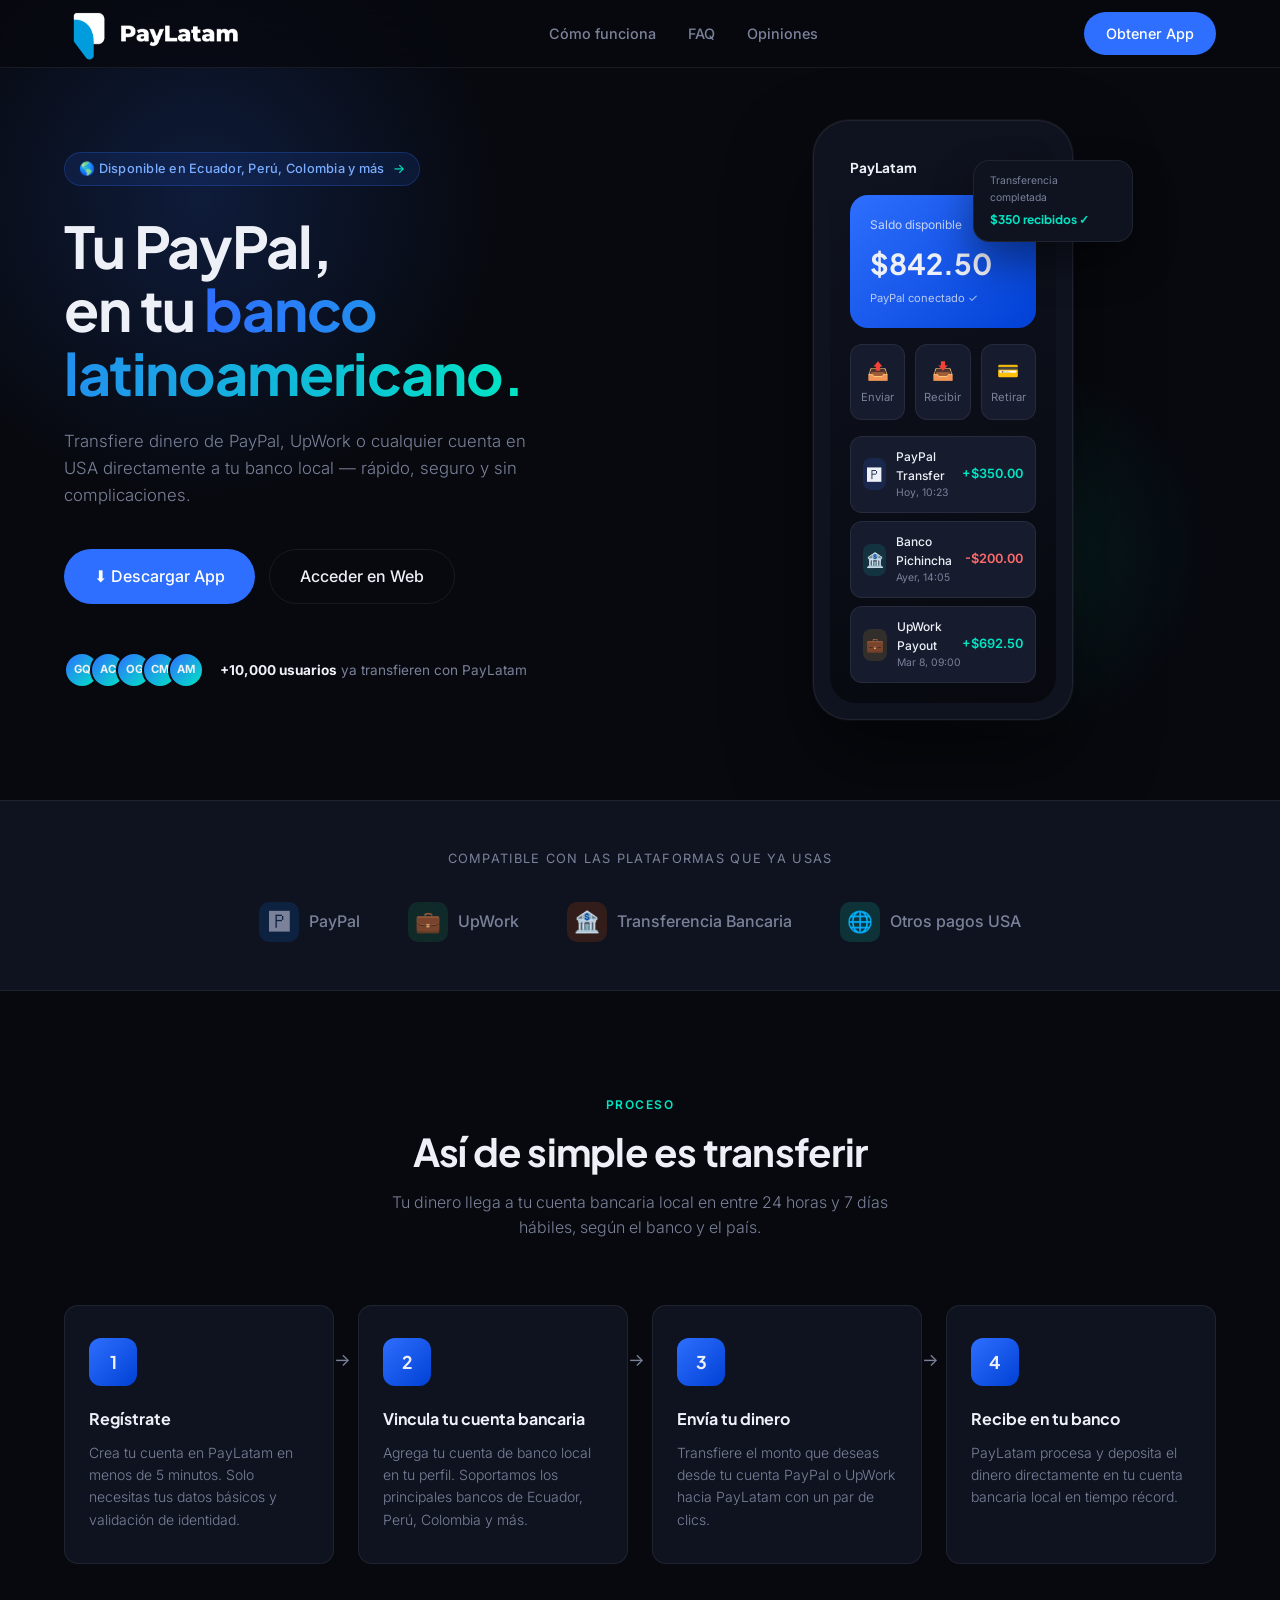
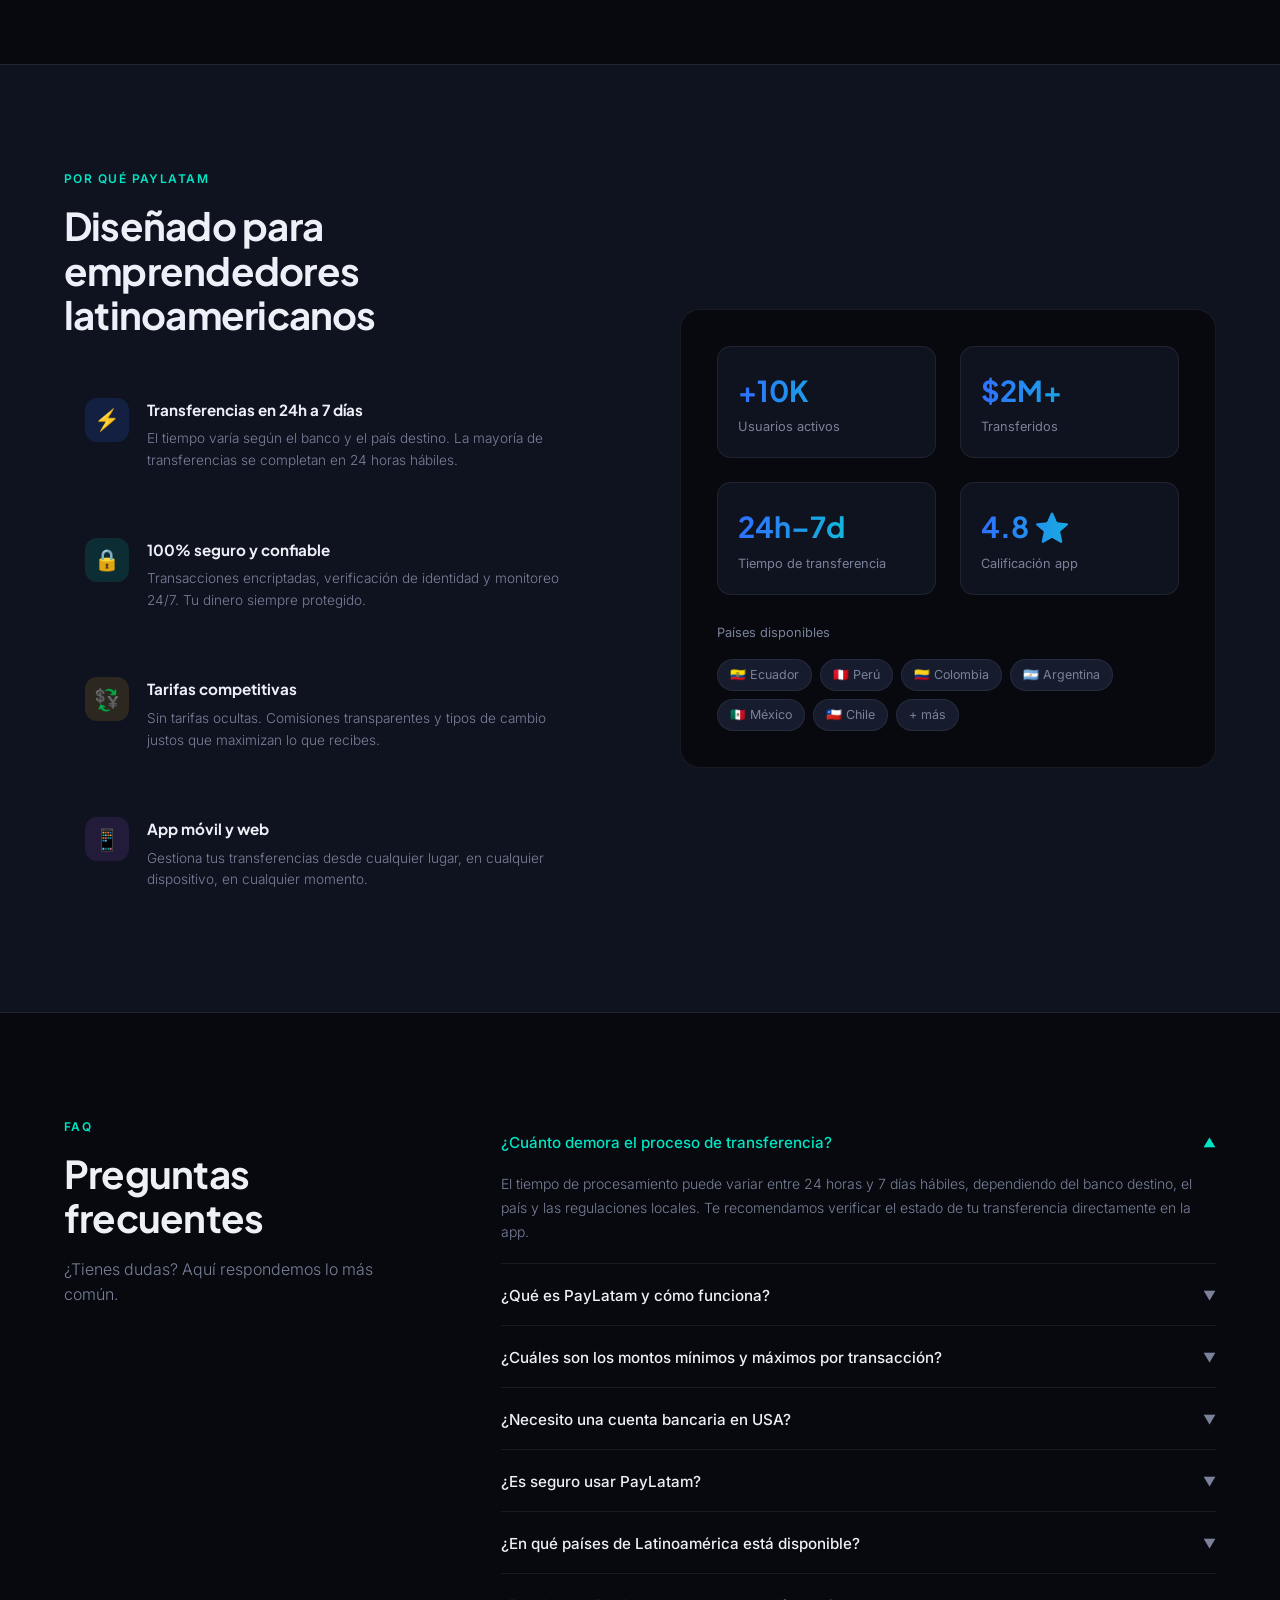
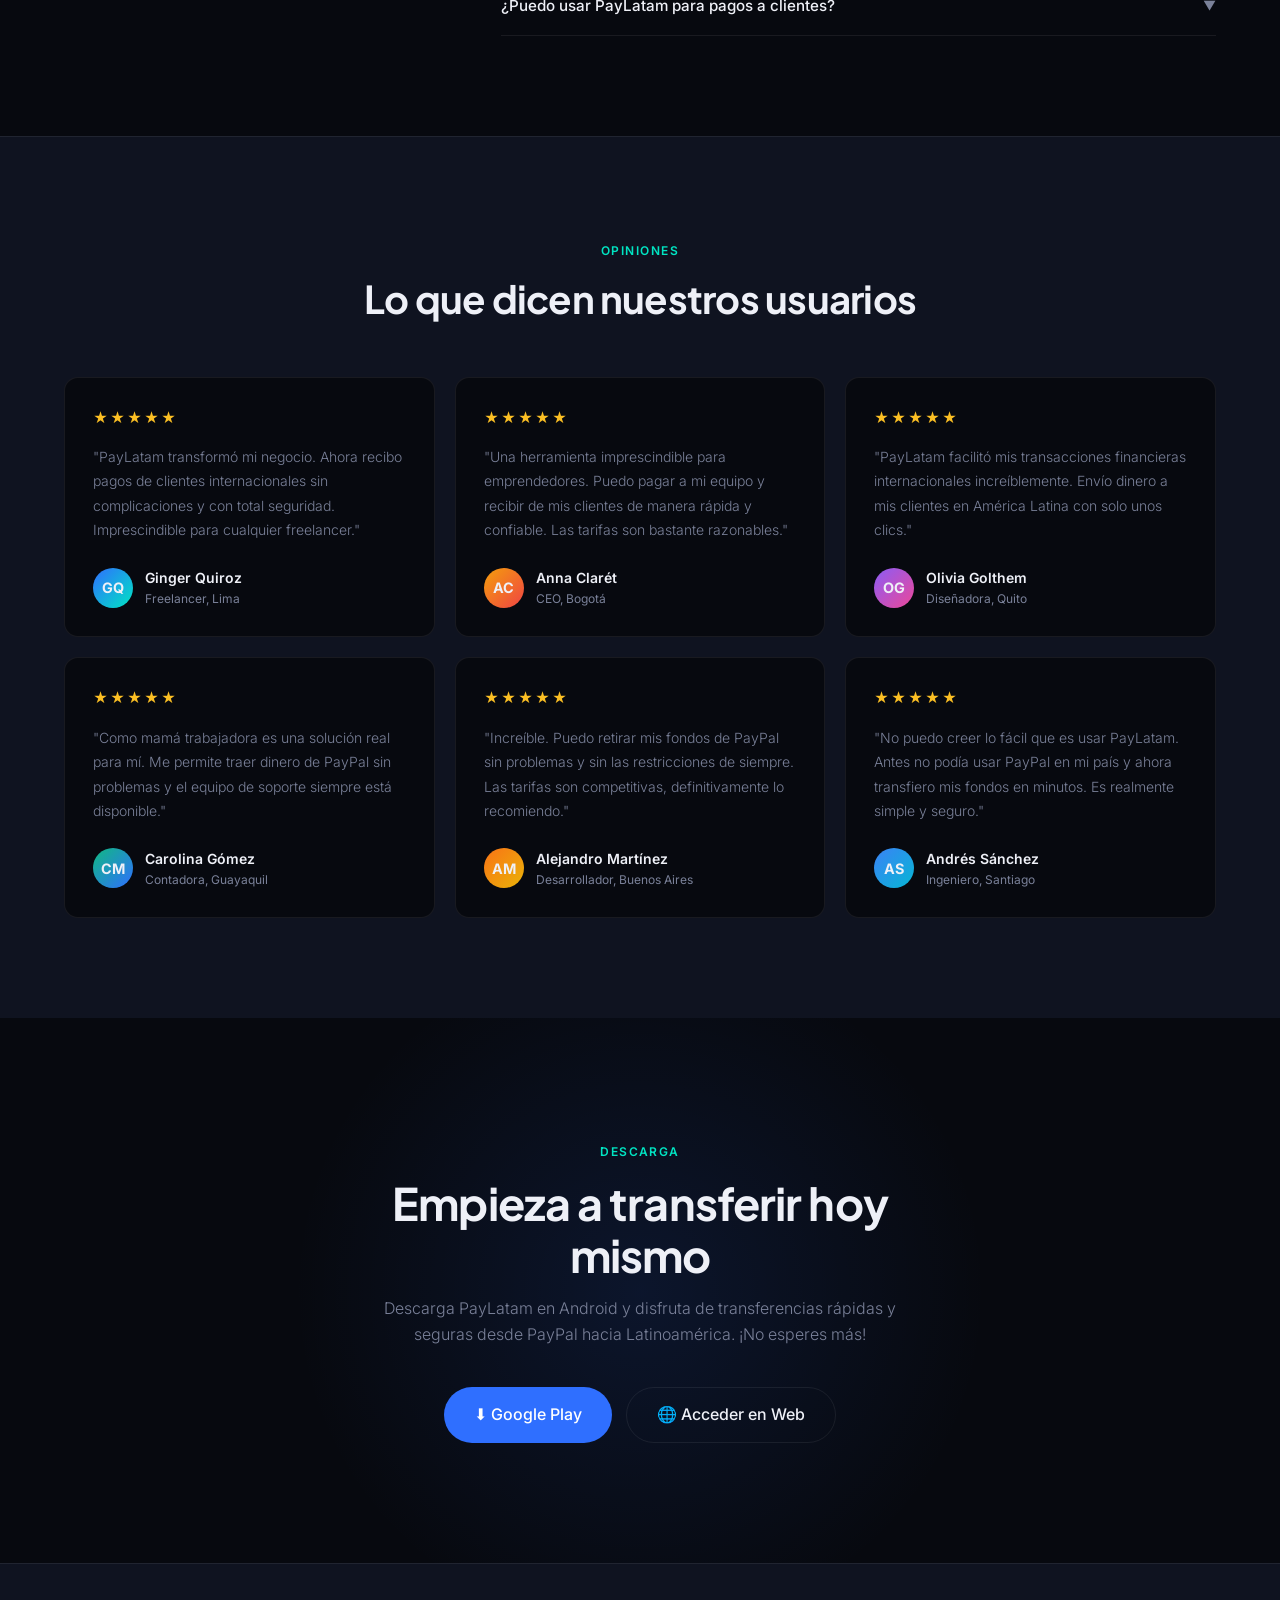
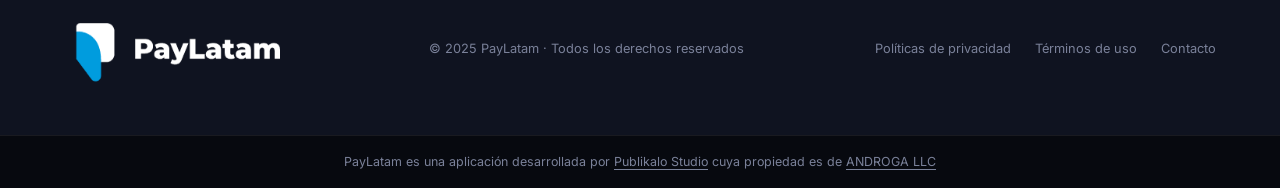
<file: index.html>
<!DOCTYPE html>
<html lang="es">
<head>
  <meta charset="UTF-8" />
  <meta name="viewport" content="width=device-width, initial-scale=1.0" />
  <title>PayLatam — Transfiere desde PayPal a tu banco</title>
  <link rel="icon" type="image/png" href="/img/favicono.jpg">
  <link rel="preconnect" href="https://fonts.googleapis.com">
  <link href="https://fonts.googleapis.com/css2?family=Plus+Jakarta+Sans:wght@300;400;500;600;700&family=Inter:wght@300;400;500;600&display=swap" rel="stylesheet">
  <link rel="stylesheet" href="css/styles.css">
</head>
<body>

<!-- NAV -->
<nav>
  <a href="#" class="logo">
    <img src="img/paylatam.png" alt="PayLtam Logo" style="height: 60px; width: auto; vertical-align: middle;">
  <ul class="nav-links">
    <li><a href="#como-funciona">Cómo funciona</a></li>
    <li><a href="#faq">FAQ</a></li>
    <li><a href="#testimonios">Opiniones</a></li>
  </ul>
  <a href="#descargar" class="btn btn-primary">Obtener App</a>
</nav>

<!-- HERO -->
<section class="hero">
  <div class="hero-content">
    <div class="hero-badge">🌎 Disponible en Ecuador, Perú, Colombia y más <span>→</span></div>
    <h1 class="hero-title">
      Tu PayPal,<br>
      en tu <span class="highlight">banco latinoamericano.</span>
    </h1>
    <p class="hero-sub">
      Transfiere dinero de PayPal, UpWork o cualquier cuenta en USA directamente a tu banco local — rápido, seguro y sin complicaciones.
    </p>
    <div class="hero-actions">
      <a href="#descargar" class="btn btn-primary btn-lg">⬇ Descargar App</a>
      <a href="https://ac.paylatam.app/" class="btn btn-outline btn-lg" target="_blank">Acceder en Web</a>
    </div>
    <div class="hero-trust">
      <div class="avatars">
        <div>GQ</div><div>AC</div><div>OG</div><div>CM</div><div>AM</div>
      </div>
      <p class="trust-text"><strong>+10,000 usuarios</strong> ya transfieren con PayLatam</p>
    </div>
  </div>

  <div class="hero-visual">
    <div class="phone-wrap">
      <div class="phone">
        <div class="phone-screen">
          <div class="phone-header">
            <span class="brand">PayLatam</span>
            <span class="phone-status">9:41 AM</span>
          </div>
          <div class="balance-card">
            <div class="balance-label">Saldo disponible</div>
            <div class="balance-amount">$842.50</div>
            <div class="balance-sub">PayPal conectado ✓</div>
          </div>
          <div class="action-row">
            <div class="action-btn"><span class="icon">📤</span>Enviar</div>
            <div class="action-btn"><span class="icon">📥</span>Recibir</div>
            <div class="action-btn"><span class="icon">💳</span>Retirar</div>
          </div>
          <div class="tx-list">
            <div class="tx-item">
              <div class="tx-left">
                <div class="tx-icon" style="background:rgba(47,111,255,0.15)">🅿</div>
                <div>
                  <div class="tx-name">PayPal Transfer</div>
                  <div class="tx-date">Hoy, 10:23</div>
                </div>
              </div>
              <div class="tx-amount pos">+$350.00</div>
            </div>
            <div class="tx-item">
              <div class="tx-left">
                <div class="tx-icon" style="background:rgba(0,229,195,0.12)">🏦</div>
                <div>
                  <div class="tx-name">Banco Pichincha</div>
                  <div class="tx-date">Ayer, 14:05</div>
                </div>
              </div>
              <div class="tx-amount neg">-$200.00</div>
            </div>
            <div class="tx-item">
              <div class="tx-left">
                <div class="tx-icon" style="background:rgba(251,191,36,0.12)">💼</div>
                <div>
                  <div class="tx-name">UpWork Payout</div>
                  <div class="tx-date">Mar 8, 09:00</div>
                </div>
              </div>
              <div class="tx-amount pos">+$692.50</div>
            </div>
          </div>
        </div>
      </div>
      <div class="phone-float">
        <div class="pf-label">Transferencia completada</div>
        <div class="pf-val">$350 recibidos ✓</div>
      </div>
    </div>
  </div>
</section>

<!-- PLATFORMS -->
<div class="platforms">
  <p class="platforms-label">Compatible con las plataformas que ya usas</p>
  <div class="platforms-grid">
    <div class="platform-item">
      <div class="platform-icon" style="background:rgba(0,112,243,0.15)">🅿</div>PayPal
    </div>
    <div class="platform-item">
      <div class="platform-icon" style="background:rgba(20,176,96,0.15)">💼</div>UpWork
    </div>
    <div class="platform-item">
      <div class="platform-icon" style="background:rgba(255,90,0,0.15)">🏦</div>Transferencia Bancaria
    </div>
    <div class="platform-item">
      <div class="platform-icon" style="background:rgba(0,229,195,0.15)">🌐</div>Otros pagos USA
    </div>
  </div>
</div>

<!-- HOW IT WORKS -->
<section class="how" id="como-funciona">
  <div class="how-header">
    <span class="section-tag">Proceso</span>
    <h2 class="section-title">Así de simple es transferir</h2>
    <p class="section-sub">Tu dinero llega a tu cuenta bancaria local en entre 24 horas y 7 días hábiles, según el banco y el país.</p>
  </div>
  <div class="steps">
    <div class="step">
      <div class="step-num">1</div>
      <h3>Regístrate</h3>
      <p>Crea tu cuenta en PayLatam en menos de 5 minutos. Solo necesitas tus datos básicos y validación de identidad.</p>
    </div>
    <div class="step">
      <div class="step-num">2</div>
      <h3>Vincula tu cuenta bancaria</h3>
      <p>Agrega tu cuenta de banco local en tu perfil. Soportamos los principales bancos de Ecuador, Perú, Colombia y más.</p>
    </div>
    <div class="step">
      <div class="step-num">3</div>
      <h3>Envía tu dinero</h3>
      <p>Transfiere el monto que deseas desde tu cuenta PayPal o UpWork hacia PayLatam con un par de clics.</p>
    </div>
    <div class="step">
      <div class="step-num">4</div>
      <h3>Recibe en tu banco</h3>
      <p>PayLatam procesa y deposita el dinero directamente en tu cuenta bancaria local en tiempo récord.</p>
    </div>
  </div>
</section>

<!-- FEATURES -->
<section class="features">
  <div class="features-inner">
    <div>
      <span class="section-tag">Por qué PayLatam</span>
      <h2 class="section-title">Diseñado para emprendedores latinoamericanos</h2>
      <div class="feat-list">
        <div class="feat-item">
          <div class="feat-icon" style="background:rgba(47,111,255,0.15)">⚡</div>
          <div>
            <h4>Transferencias en 24h a 7 días</h4>
            <p>El tiempo varía según el banco y el país destino. La mayoría de transferencias se completan en 24 horas hábiles.</p>
          </div>
        </div>
        <div class="feat-item">
          <div class="feat-icon" style="background:rgba(0,229,195,0.12)">🔒</div>
          <div>
            <h4>100% seguro y confiable</h4>
            <p>Transacciones encriptadas, verificación de identidad y monitoreo 24/7. Tu dinero siempre protegido.</p>
          </div>
        </div>
        <div class="feat-item">
          <div class="feat-icon" style="background:rgba(251,191,36,0.12)">💱</div>
          <div>
            <h4>Tarifas competitivas</h4>
            <p>Sin tarifas ocultas. Comisiones transparentes y tipos de cambio justos que maximizan lo que recibes.</p>
          </div>
        </div>
        <div class="feat-item">
          <div class="feat-icon" style="background:rgba(168,85,247,0.12)">📱</div>
          <div>
            <h4>App móvil y web</h4>
            <p>Gestiona tus transferencias desde cualquier lugar, en cualquier dispositivo, en cualquier momento.</p>
          </div>
        </div>
      </div>
    </div>
    <div>
      <div class="stats-panel">
        <div class="stats-grid">
          <div class="stat-card">
            <div class="stat-val">+10K</div>
            <div class="stat-label">Usuarios activos</div>
          </div>
          <div class="stat-card">
            <div class="stat-val">$2M+</div>
            <div class="stat-label">Transferidos</div>
          </div>
          <div class="stat-card">
            <div class="stat-val">24h–7d</div>
            <div class="stat-label">Tiempo de transferencia</div>
          </div>
          <div class="stat-card">
            <div class="stat-val">4.8 ⭐</div>
            <div class="stat-label">Calificación app</div>
          </div>
        </div>
        <p style="font-size:.8rem; color:var(--muted); margin-bottom:16px;">Países disponibles</p>
        <div class="countries-list">
          <span class="country-tag">🇪🇨 Ecuador</span>
          <span class="country-tag">🇵🇪 Perú</span>
          <span class="country-tag">🇨🇴 Colombia</span>
          <span class="country-tag">🇦🇷 Argentina</span>
          <span class="country-tag">🇲🇽 México</span>
          <span class="country-tag">🇨🇱 Chile</span>
          <span class="country-tag">+ más</span>
        </div>
      </div>
    </div>
  </div>
</section>

<!-- FAQ -->
<section class="faq" id="faq">
  <div class="faq-inner">
    <div>
      <span class="section-tag">FAQ</span>
      <h2 class="section-title">Preguntas frecuentes</h2>
      <p class="section-sub" style="margin-top:12px">¿Tienes dudas? Aquí respondemos lo más común.</p>
    </div>
    <div class="faq-list">
      <div class="faq-item open">
        <button class="faq-q">¿Cuánto demora el proceso de transferencia?<span class="arrow">▼</span></button>
        <div class="faq-a"><div class="faq-a-inner">El tiempo de procesamiento puede variar entre 24 horas y 7 días hábiles, dependiendo del banco destino, el país y las regulaciones locales. Te recomendamos verificar el estado de tu transferencia directamente en la app.</div></div>
      </div>
      <div class="faq-item">
        <button class="faq-q">¿Qué es PayLatam y cómo funciona?<span class="arrow">▼</span></button>
        <div class="faq-a"><div class="faq-a-inner">PayLatam es una aplicación que te permite vincular tu cuenta PayPal o UpWork con tu cuenta bancaria latinoamericana, facilitando transferencias rápidas y seguras desde Estados Unidos a tu país.</div></div>
      </div>
      <div class="faq-item">
        <button class="faq-q">¿Cuáles son los montos mínimos y máximos por transacción?<span class="arrow">▼</span></button>
        <div class="faq-a"><div class="faq-a-inner">El monto mínimo por transferencia es de $10 USD y el máximo depende del nivel de verificación de tu cuenta. Los usuarios verificados pueden transferir hasta $5,000 USD por transacción.</div></div>
      </div>
      <div class="faq-item">
        <button class="faq-q">¿Necesito una cuenta bancaria en USA?<span class="arrow">▼</span></button>
        <div class="faq-a"><div class="faq-a-inner">No. PayLatam gestiona toda la parte en Estados Unidos. Solo necesitas tu cuenta PayPal o UpWork y tu cuenta bancaria en tu país. Nosotros nos encargamos del resto.</div></div>
      </div>
      <div class="faq-item">
        <button class="faq-q">¿Es seguro usar PayLatam?<span class="arrow">▼</span></button>
        <div class="faq-a"><div class="faq-a-inner">Sí. Utilizamos encriptación de extremo a extremo, verificación de identidad obligatoria y monitoreo continuo de transacciones. Tu seguridad y la de tu dinero son nuestra prioridad.</div></div>
      </div>
      <div class="faq-item">
        <button class="faq-q">¿En qué países de Latinoamérica está disponible?<span class="arrow">▼</span></button>
        <div class="faq-a"><div class="faq-a-inner">PayLatam está disponible en Ecuador, Perú, Colombia, Argentina, México, Chile y seguimos expandiéndonos. Si tu país no aparece, puedes registrarte en la lista de espera.</div></div>
      </div>
      <div class="faq-item">
        <button class="faq-q">¿Puedo usar PayLatam para pagos a clientes?<span class="arrow">▼</span></button>
        <div class="faq-a"><div class="faq-a-inner">PayLatam está optimizado para recibir pagos desde USA hacia tu banco local. Para pagos a clientes internacionales, recomendamos usar PayPal directamente y luego transferir a través de PayLatam.</div></div>
      </div>
    </div>
  </div>
</section>

<!-- TESTIMONIALS -->
<section class="testimonials" id="testimonios">
  <div class="test-header">
    <span class="section-tag">Opiniones</span>
    <h2 class="section-title">Lo que dicen nuestros usuarios</h2>
  </div>
  <div class="test-grid">
    <div class="test-card">
      <div class="stars">★★★★★</div>
      <p class="test-text">"PayLatam transformó mi negocio. Ahora recibo pagos de clientes internacionales sin complicaciones y con total seguridad. Imprescindible para cualquier freelancer."</p>
      <div class="test-author">
        <div class="author-avatar" style="background:linear-gradient(135deg,#2f6fff,#00e5c3)">GQ</div>
        <div><div class="author-name">Ginger Quiroz</div><div class="author-loc">Freelancer, Lima</div></div>
      </div>
    </div>
    <div class="test-card">
      <div class="stars">★★★★★</div>
      <p class="test-text">"Una herramienta imprescindible para emprendedores. Puedo pagar a mi equipo y recibir de mis clientes de manera rápida y confiable. Las tarifas son bastante razonables."</p>
      <div class="test-author">
        <div class="author-avatar" style="background:linear-gradient(135deg,#f59e0b,#ef4444)">AC</div>
        <div><div class="author-name">Anna Clarét</div><div class="author-loc">CEO, Bogotá</div></div>
      </div>
    </div>
    <div class="test-card">
      <div class="stars">★★★★★</div>
      <p class="test-text">"PayLatam facilitó mis transacciones financieras internacionales increíblemente. Envío dinero a mis clientes en América Latina con solo unos clics."</p>
      <div class="test-author">
        <div class="author-avatar" style="background:linear-gradient(135deg,#8b5cf6,#ec4899)">OG</div>
        <div><div class="author-name">Olivia Golthem</div><div class="author-loc">Diseñadora, Quito</div></div>
      </div>
    </div>
    <div class="test-card">
      <div class="stars">★★★★★</div>
      <p class="test-text">"Como mamá trabajadora es una solución real para mí. Me permite traer dinero de PayPal sin problemas y el equipo de soporte siempre está disponible."</p>
      <div class="test-author">
        <div class="author-avatar" style="background:linear-gradient(135deg,#10b981,#2f6fff)">CM</div>
        <div><div class="author-name">Carolina Gómez</div><div class="author-loc">Contadora, Guayaquil</div></div>
      </div>
    </div>
    <div class="test-card">
      <div class="stars">★★★★★</div>
      <p class="test-text">"Increíble. Puedo retirar mis fondos de PayPal sin problemas y sin las restricciones de siempre. Las tarifas son competitivas, definitivamente lo recomiendo."</p>
      <div class="test-author">
        <div class="author-avatar" style="background:linear-gradient(135deg,#f97316,#eab308)">AM</div>
        <div><div class="author-name">Alejandro Martínez</div><div class="author-loc">Desarrollador, Buenos Aires</div></div>
      </div>
    </div>
    <div class="test-card">
      <div class="stars">★★★★★</div>
      <p class="test-text">"No puedo creer lo fácil que es usar PayLatam. Antes no podía usar PayPal en mi país y ahora transfiero mis fondos en minutos. Es realmente simple y seguro."</p>
      <div class="test-author">
        <div class="author-avatar" style="background:linear-gradient(135deg,#3b82f6,#06b6d4)">AS</div>
        <div><div class="author-name">Andrés Sánchez</div><div class="author-loc">Ingeniero, Santiago</div></div>
      </div>
    </div>
  </div>
</section>

<!-- CTA -->
<section class="cta" id="descargar">
  <div class="cta-inner">
    <span class="section-tag">Descarga</span>
    <h2 class="section-title">Empieza a transferir hoy mismo</h2>
    <p class="section-sub">Descarga PayLatam en Android y disfruta de transferencias rápidas y seguras desde PayPal hacia Latinoamérica. ¡No esperes más!</p>
    <div class="cta-btns">
      <a href="https://play.google.com/store/apps/details?id=com.androga.paylatam1" target="_blank" class="btn btn-primary btn-lg">⬇ Google Play</a>
      <a href="https://ac.paylatam.app/" target="_blank" class="btn btn-outline btn-lg">🌐 Acceder en Web</a>
    </div>
  </div>
</section>

<!-- FOOTER -->
<footer>
  <div class="logo">
        <img src="img/paylatam.png" alt="PayLtam Logo" style="height: 75px; width: auto; vertical-align: middle;">
  </div>
  <p class="footer-copy">© 2025 PayLatam · Todos los derechos reservados</p>
  <div class="footer-links">
    <a href="privacy-policy">Políticas de privacidad</a>
    <a href="#">Términos de uso</a>
    <a href="#">Contacto</a>
  </div>
</footer>
<div class="footer-sub">
  <p>PayLatam es una aplicación desarrollada por <a href="https://publikalo.studio" target="_blank">Publikalo Studio</a> cuya propiedad es de <a href="https://androga.com" target="_blank">ANDROGA LLC</a></p>
</div>

<script src="js/main.js"></script>
</body>
</html>
</file>
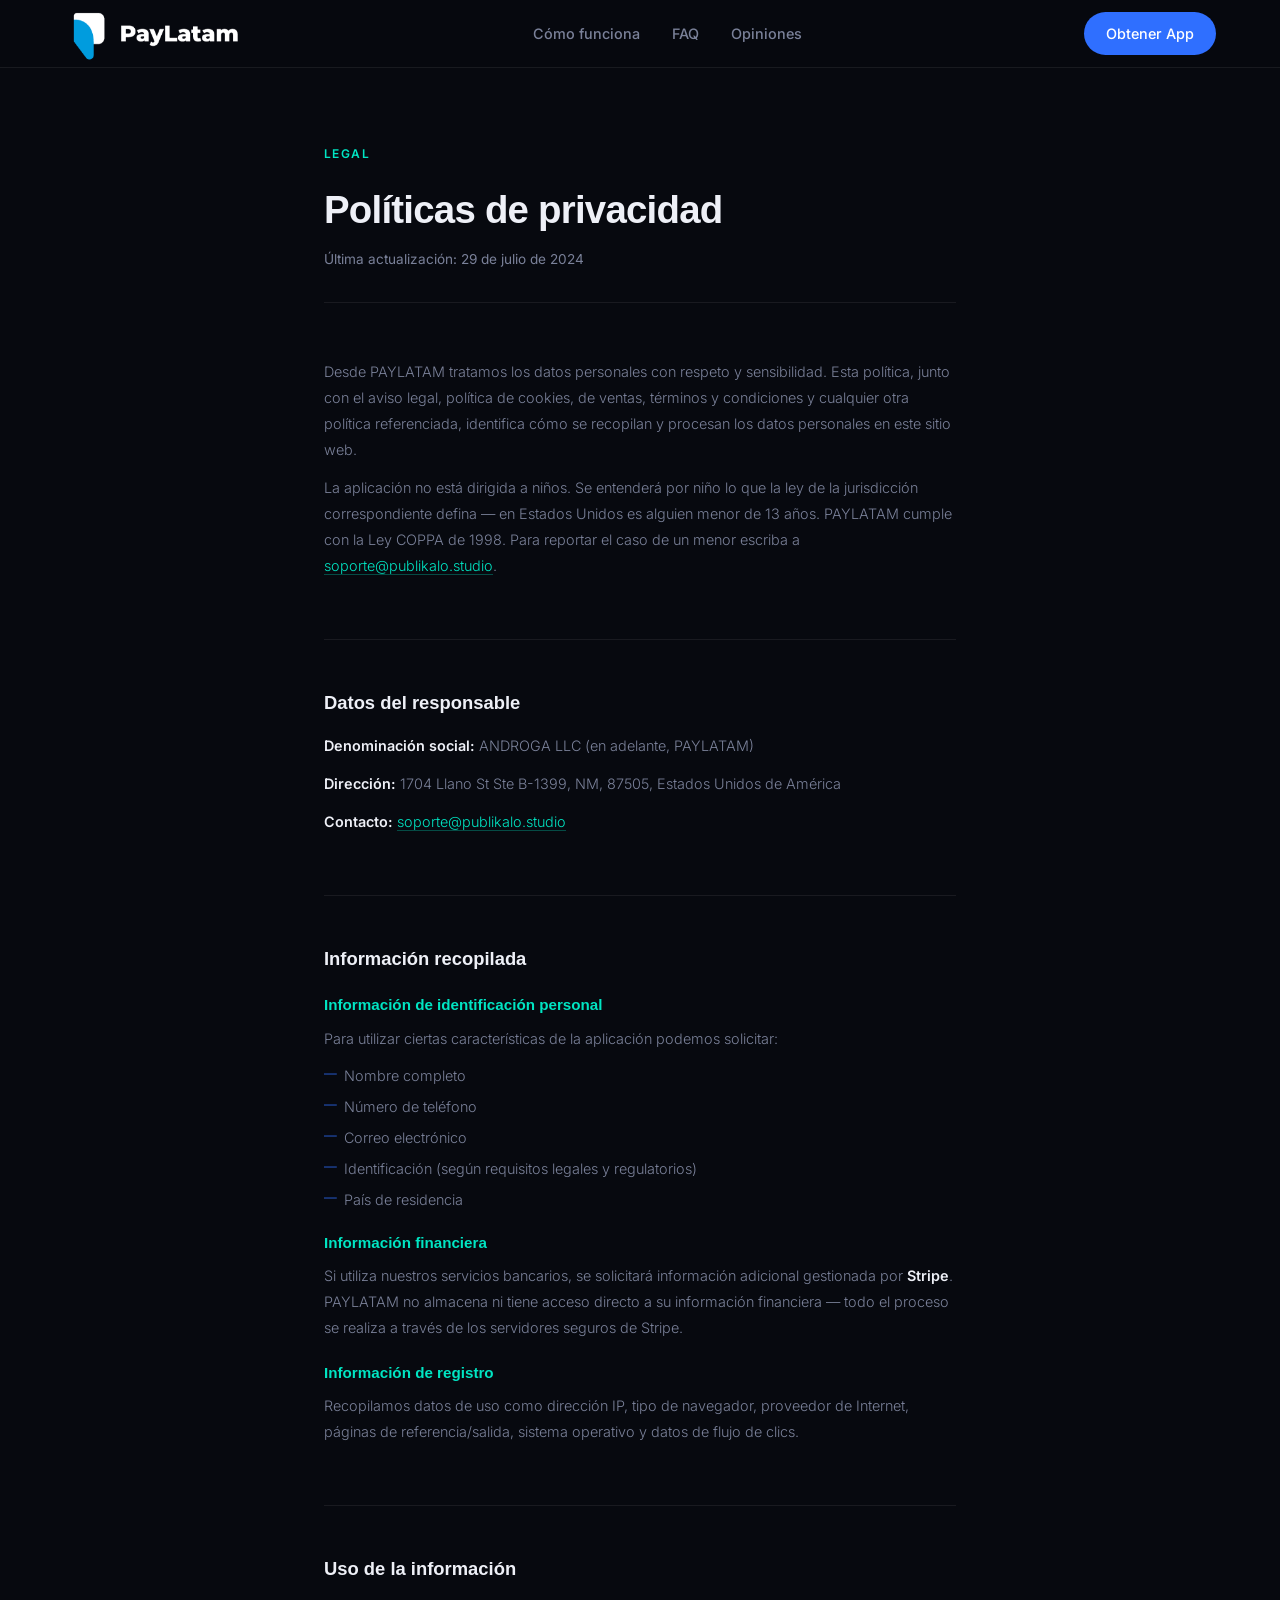
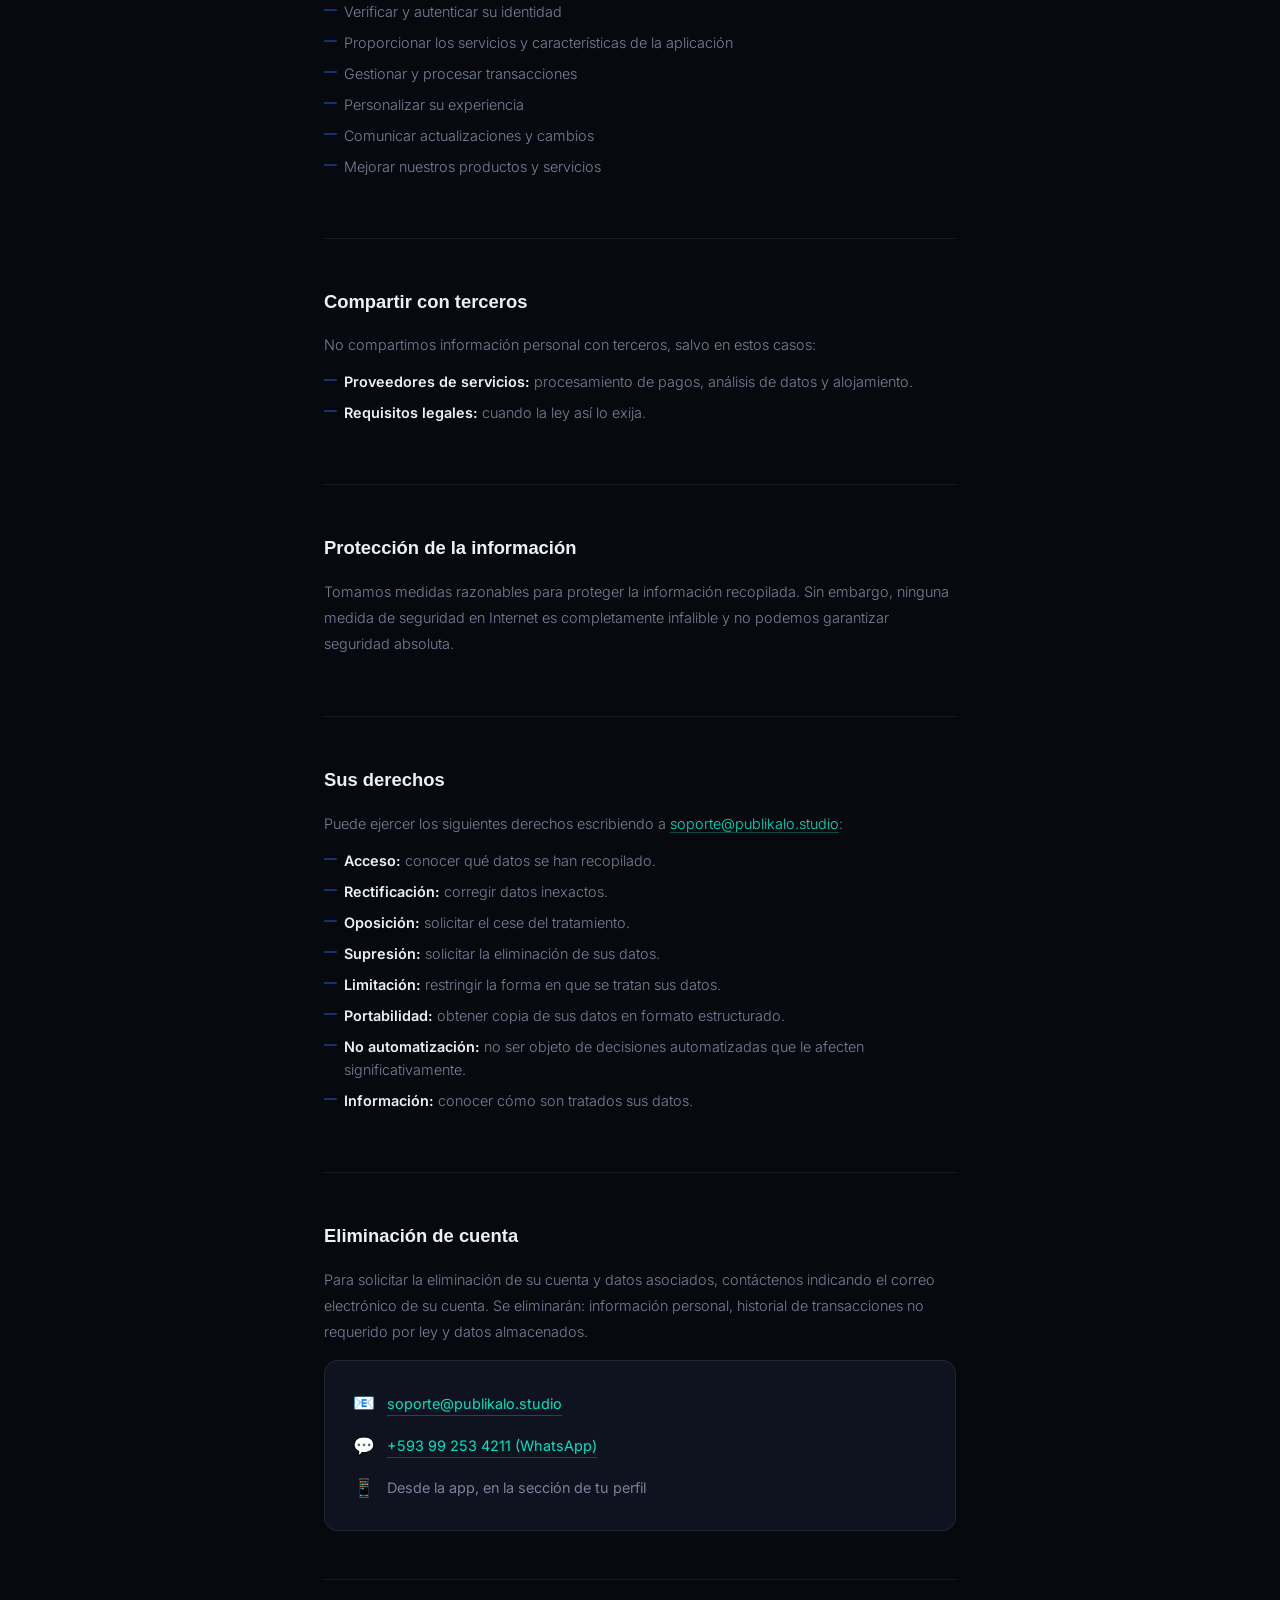
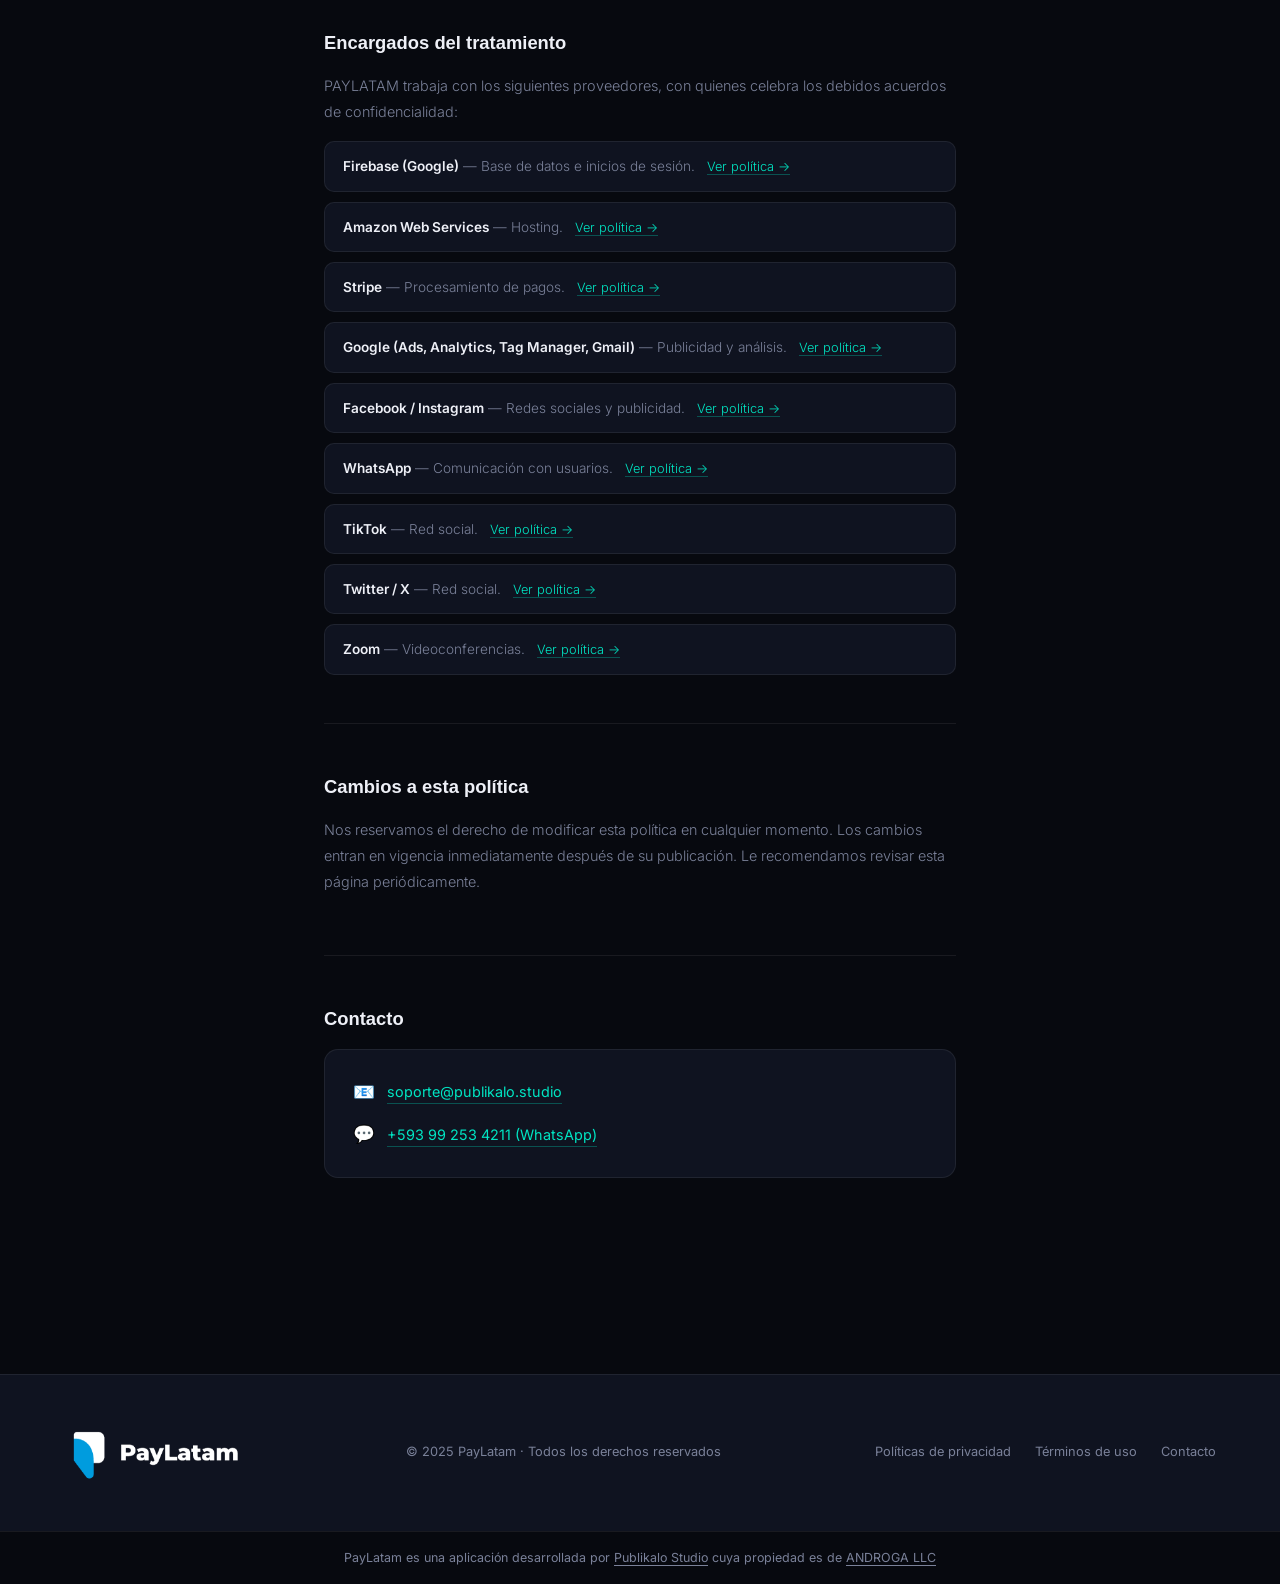
<file: privacidad.html>
<!DOCTYPE html>
<html lang="es">
<head>
  <meta charset="UTF-8" />
  <meta name="viewport" content="width=device-width, initial-scale=1.0" />
  <title>Políticas de privacidad — PayLatam</title>
  <link rel="icon" type="image/png" href="/img/favicono.jpg">
  <link rel="preconnect" href="https://fonts.googleapis.com">
  <link href="https://fonts.googleapis.com/css2?family=Plus+Jakarta+Sans:wght@300;400;500;600;700&family=Inter:wght@300;400;500;600&display=swap" rel="stylesheet">
  <link rel="stylesheet" href="css/styles.css">
  <style>
    .page-wrap {
      max-width: 760px;
      margin: 0 auto;
      padding: 140px 5vw 100px;
    }
    .page-wrap h1 {
      font-family: 'Syne', sans-serif;
      font-size: clamp(1.8rem, 3vw, 2.6rem);
      font-weight: 800;
      margin-bottom: 8px;
      letter-spacing: -0.02em;
    }
    .page-wrap .updated {
      color: var(--muted);
      font-size: 0.85rem;
      margin-bottom: 56px;
      padding-bottom: 32px;
      border-bottom: 1px solid var(--border);
    }
    .policy-section {
      margin-bottom: 48px;
      padding-bottom: 48px;
      border-bottom: 1px solid var(--border);
    }
    .policy-section:last-child { border-bottom: none; }
    .policy-section h2 {
      font-family: 'Syne', sans-serif;
      font-size: 1.15rem;
      font-weight: 700;
      margin-bottom: 16px;
      color: var(--text);
    }
    .policy-section h3 {
      font-family: 'Syne', sans-serif;
      font-size: 0.95rem;
      font-weight: 700;
      margin: 20px 0 8px;
      color: var(--accent2);
    }
    .policy-section p {
      color: var(--muted);
      font-size: 0.9rem;
      line-height: 1.8;
      margin-bottom: 12px;
      font-weight: 300;
    }
    .policy-section ul {
      list-style: none;
      padding: 0;
      margin: 12px 0;
      display: flex;
      flex-direction: column;
      gap: 8px;
    }
    .policy-section ul li {
      color: var(--muted);
      font-size: 0.9rem;
      font-weight: 300;
      padding-left: 20px;
      position: relative;
      line-height: 1.6;
    }
    .policy-section ul li::before {
      content: '—';
      position: absolute;
      left: 0;
      color: var(--accent);
      font-size: 0.8rem;
    }
    .policy-section a {
      color: var(--accent2);
      text-decoration: none;
      border-bottom: 1px solid rgba(0,229,195,0.3);
      transition: border-color .2s;
    }
    .policy-section a:hover { border-color: var(--accent2); }
    .strong-label { color: var(--text); font-weight: 600; }
    .third-parties {
      display: flex;
      flex-direction: column;
      gap: 10px;
      margin-top: 16px;
    }
    .tp-item {
      background: var(--surface);
      border: 1px solid var(--border);
      border-radius: 10px;
      padding: 14px 18px;
      font-size: 0.85rem;
      color: var(--muted);
      font-weight: 300;
      line-height: 1.5;
    }
    .tp-item strong { color: var(--text); font-weight: 600; }
    .tp-item a { font-size: 0.8rem; margin-left: 8px; }
    .contact-box {
      background: var(--surface);
      border: 1px solid var(--border);
      border-radius: var(--radius);
      padding: 28px;
      display: flex;
      flex-direction: column;
      gap: 14px;
      margin-top: 16px;
    }
    .contact-row {
      display: flex;
      align-items: center;
      gap: 12px;
      font-size: 0.9rem;
      color: var(--muted);
    }
    .contact-row .icon { font-size: 1.1rem; flex-shrink: 0; }
    .contact-row a {
      color: var(--accent2);
      text-decoration: none;
      border-bottom: 1px solid rgba(0,229,195,0.3);
    }
    .contact-row a:hover { border-color: var(--accent2); }
  </style>
</head>
<body>

<nav>
  <a href="index.html" class="logo">
        <img src="img/paylatam.png" alt="PayLtam Logo" style="height: 60px; width: auto; vertical-align: middle;">
  </a>
  <ul class="nav-links">
    <li><a href="index.html#como-funciona">Cómo funciona</a></li>
    <li><a href="index.html#faq">FAQ</a></li>
    <li><a href="index.html#testimonios">Opiniones</a></li>
  </ul>
  <a href="index.html#descargar" class="btn btn-primary">Obtener App</a>
</nav>

<div class="page-wrap">
  <span class="section-tag">Legal</span>
  <h1>Políticas de privacidad</h1>
  <p class="updated">Última actualización: 29 de julio de 2024</p>

  <div class="policy-section">
    <p>Desde PAYLATAM tratamos los datos personales con respeto y sensibilidad. Esta política, junto con el aviso legal, política de cookies, de ventas, términos y condiciones y cualquier otra política referenciada, identifica cómo se recopilan y procesan los datos personales en este sitio web.</p>
    <p>La aplicación no está dirigida a niños. Se entenderá por niño lo que la ley de la jurisdicción correspondiente defina — en Estados Unidos es alguien menor de 13 años. PAYLATAM cumple con la Ley COPPA de 1998. Para reportar el caso de un menor escriba a <a href="mailto:soporte@publikalo.studio">soporte@publikalo.studio</a>.</p>
  </div>

  <div class="policy-section">
    <h2>Datos del responsable</h2>
    <p><span class="strong-label">Denominación social:</span> ANDROGA LLC (en adelante, PAYLATAM)</p>
    <p><span class="strong-label">Dirección:</span> 1704 Llano St Ste B-1399, NM, 87505, Estados Unidos de América</p>
    <p><span class="strong-label">Contacto:</span> <a href="mailto:soporte@publikalo.studio">soporte@publikalo.studio</a></p>
  </div>

  <div class="policy-section">
    <h2>Información recopilada</h2>
    <h3>Información de identificación personal</h3>
    <p>Para utilizar ciertas características de la aplicación podemos solicitar:</p>
    <ul>
      <li>Nombre completo</li>
      <li>Número de teléfono</li>
      <li>Correo electrónico</li>
      <li>Identificación (según requisitos legales y regulatorios)</li>
      <li>País de residencia</li>
    </ul>
    <h3>Información financiera</h3>
    <p>Si utiliza nuestros servicios bancarios, se solicitará información adicional gestionada por <span class="strong-label">Stripe</span>. PAYLATAM no almacena ni tiene acceso directo a su información financiera — todo el proceso se realiza a través de los servidores seguros de Stripe.</p>
    <h3>Información de registro</h3>
    <p>Recopilamos datos de uso como dirección IP, tipo de navegador, proveedor de Internet, páginas de referencia/salida, sistema operativo y datos de flujo de clics.</p>
  </div>

  <div class="policy-section">
    <h2>Uso de la información</h2>
    <ul>
      <li>Verificar y autenticar su identidad</li>
      <li>Proporcionar los servicios y características de la aplicación</li>
      <li>Gestionar y procesar transacciones</li>
      <li>Personalizar su experiencia</li>
      <li>Comunicar actualizaciones y cambios</li>
      <li>Mejorar nuestros productos y servicios</li>
    </ul>
  </div>

  <div class="policy-section">
    <h2>Compartir con terceros</h2>
    <p>No compartimos información personal con terceros, salvo en estos casos:</p>
    <ul>
      <li><span class="strong-label">Proveedores de servicios:</span> procesamiento de pagos, análisis de datos y alojamiento.</li>
      <li><span class="strong-label">Requisitos legales:</span> cuando la ley así lo exija.</li>
    </ul>
  </div>

  <div class="policy-section">
    <h2>Protección de la información</h2>
    <p>Tomamos medidas razonables para proteger la información recopilada. Sin embargo, ninguna medida de seguridad en Internet es completamente infalible y no podemos garantizar seguridad absoluta.</p>
  </div>

  <div class="policy-section">
    <h2>Sus derechos</h2>
    <p>Puede ejercer los siguientes derechos escribiendo a <a href="mailto:soporte@publikalo.studio">soporte@publikalo.studio</a>:</p>
    <ul>
      <li><span class="strong-label">Acceso:</span> conocer qué datos se han recopilado.</li>
      <li><span class="strong-label">Rectificación:</span> corregir datos inexactos.</li>
      <li><span class="strong-label">Oposición:</span> solicitar el cese del tratamiento.</li>
      <li><span class="strong-label">Supresión:</span> solicitar la eliminación de sus datos.</li>
      <li><span class="strong-label">Limitación:</span> restringir la forma en que se tratan sus datos.</li>
      <li><span class="strong-label">Portabilidad:</span> obtener copia de sus datos en formato estructurado.</li>
      <li><span class="strong-label">No automatización:</span> no ser objeto de decisiones automatizadas que le afecten significativamente.</li>
      <li><span class="strong-label">Información:</span> conocer cómo son tratados sus datos.</li>
    </ul>
  </div>

  <div class="policy-section">
    <h2>Eliminación de cuenta</h2>
    <p>Para solicitar la eliminación de su cuenta y datos asociados, contáctenos indicando el correo electrónico de su cuenta. Se eliminarán: información personal, historial de transacciones no requerido por ley y datos almacenados.</p>
    <div class="contact-box">
      <div class="contact-row"><span class="icon">📧</span><a href="mailto:soporte@publikalo.studio">soporte@publikalo.studio</a></div>
      <div class="contact-row"><span class="icon">💬</span><a href="https://wa.me/593992534211" target="_blank">+593 99 253 4211 (WhatsApp)</a></div>
      <div class="contact-row"><span class="icon">📱</span>Desde la app, en la sección de tu perfil</div>
    </div>
  </div>

  <div class="policy-section">
    <h2>Encargados del tratamiento</h2>
    <p>PAYLATAM trabaja con los siguientes proveedores, con quienes celebra los debidos acuerdos de confidencialidad:</p>
    <div class="third-parties">
      <div class="tp-item"><strong>Firebase (Google)</strong> — Base de datos e inicios de sesión. <a href="https://firebase.google.com/support/privacy" target="_blank">Ver política →</a></div>
      <div class="tp-item"><strong>Amazon Web Services</strong> — Hosting. <a href="https://aws.amazon.com/es/privacy/" target="_blank">Ver política →</a></div>
      <div class="tp-item"><strong>Stripe</strong> — Procesamiento de pagos. <a href="https://stripe.com/us/privacy" target="_blank">Ver política →</a></div>
      <div class="tp-item"><strong>Google (Ads, Analytics, Tag Manager, Gmail)</strong> — Publicidad y análisis. <a href="https://policies.google.com/privacy" target="_blank">Ver política →</a></div>
      <div class="tp-item"><strong>Facebook / Instagram</strong> — Redes sociales y publicidad. <a href="https://www.facebook.com/business/gdpr" target="_blank">Ver política →</a></div>
      <div class="tp-item"><strong>WhatsApp</strong> — Comunicación con usuarios. <a href="https://www.whatsapp.com/legal?eea=1#privacy-policy" target="_blank">Ver política →</a></div>
      <div class="tp-item"><strong>TikTok</strong> — Red social. <a href="https://www.tiktok.com/legal/privacy-policy?lang=es" target="_blank">Ver política →</a></div>
      <div class="tp-item"><strong>Twitter / X</strong> — Red social. <a href="https://twitter.com/es/privacy" target="_blank">Ver política →</a></div>
      <div class="tp-item"><strong>Zoom</strong> — Videoconferencias. <a href="https://zoom.us/privacy" target="_blank">Ver política →</a></div>
    </div>
  </div>

  <div class="policy-section">
    <h2>Cambios a esta política</h2>
    <p>Nos reservamos el derecho de modificar esta política en cualquier momento. Los cambios entran en vigencia inmediatamente después de su publicación. Le recomendamos revisar esta página periódicamente.</p>
  </div>

  <div class="policy-section">
    <h2>Contacto</h2>
    <div class="contact-box">
      <div class="contact-row"><span class="icon">📧</span><a href="mailto:soporte@publikalo.studio">soporte@publikalo.studio</a></div>
      <div class="contact-row"><span class="icon">💬</span><a href="https://wa.me/593992534211" target="_blank">+593 99 253 4211 (WhatsApp)</a></div>
    </div>
  </div>

</div>

<footer>
  <div class="logo">
        <img src="img/paylatam.png" alt="PayLtam Logo" style="height: 60px; width: auto; vertical-align: middle;">
  </div>
  <p class="footer-copy">© 2025 PayLatam · Todos los derechos reservados</p>
  <div class="footer-links">
    <a href="privacidad.html">Políticas de privacidad</a>
    <a href="#">Términos de uso</a>
    <a href="#">Contacto</a>
  </div>
</footer>
<div class="footer-sub">
  <p>PayLatam es una aplicación desarrollada por <a href="https://publikalo.studio" target="_blank">Publikalo Studio</a> cuya propiedad es de <a href="https://androga.com" target="_blank">ANDROGA LLC</a></p>
</div>

</body>
</html>
</file>
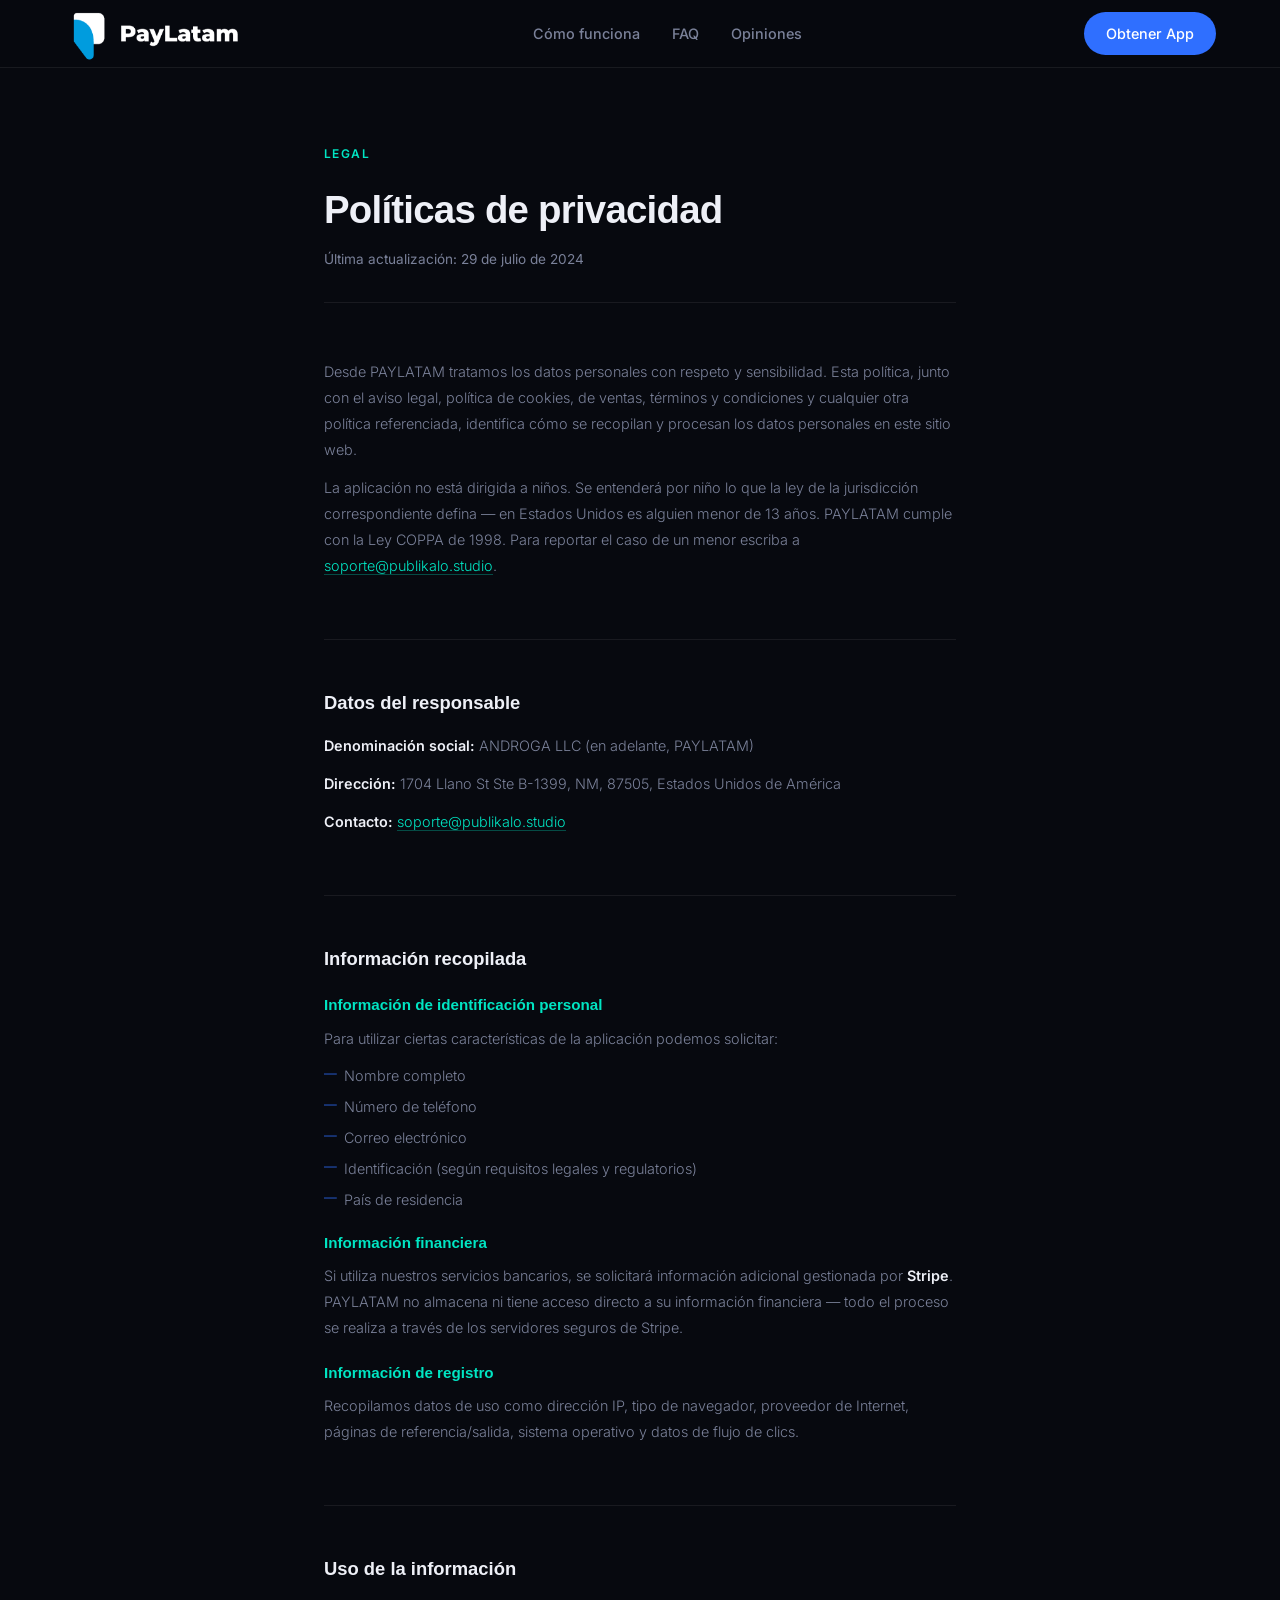
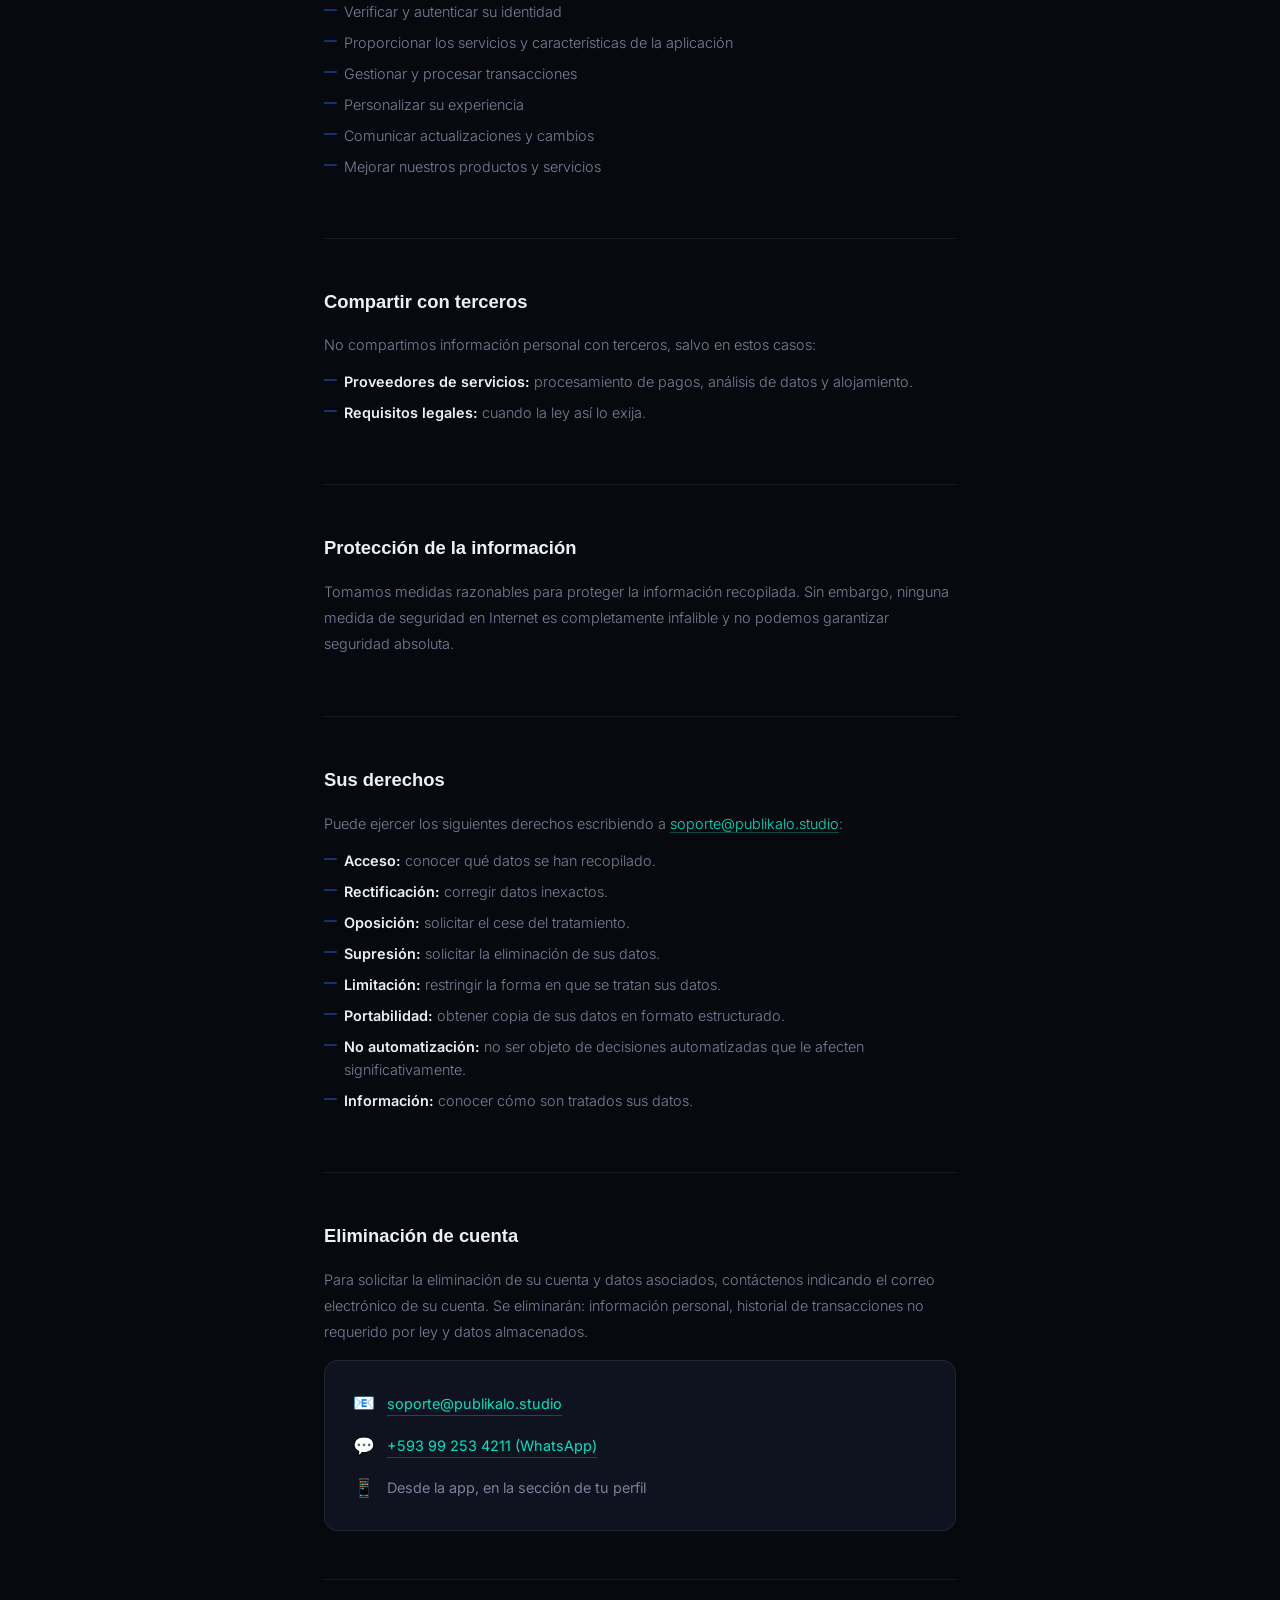
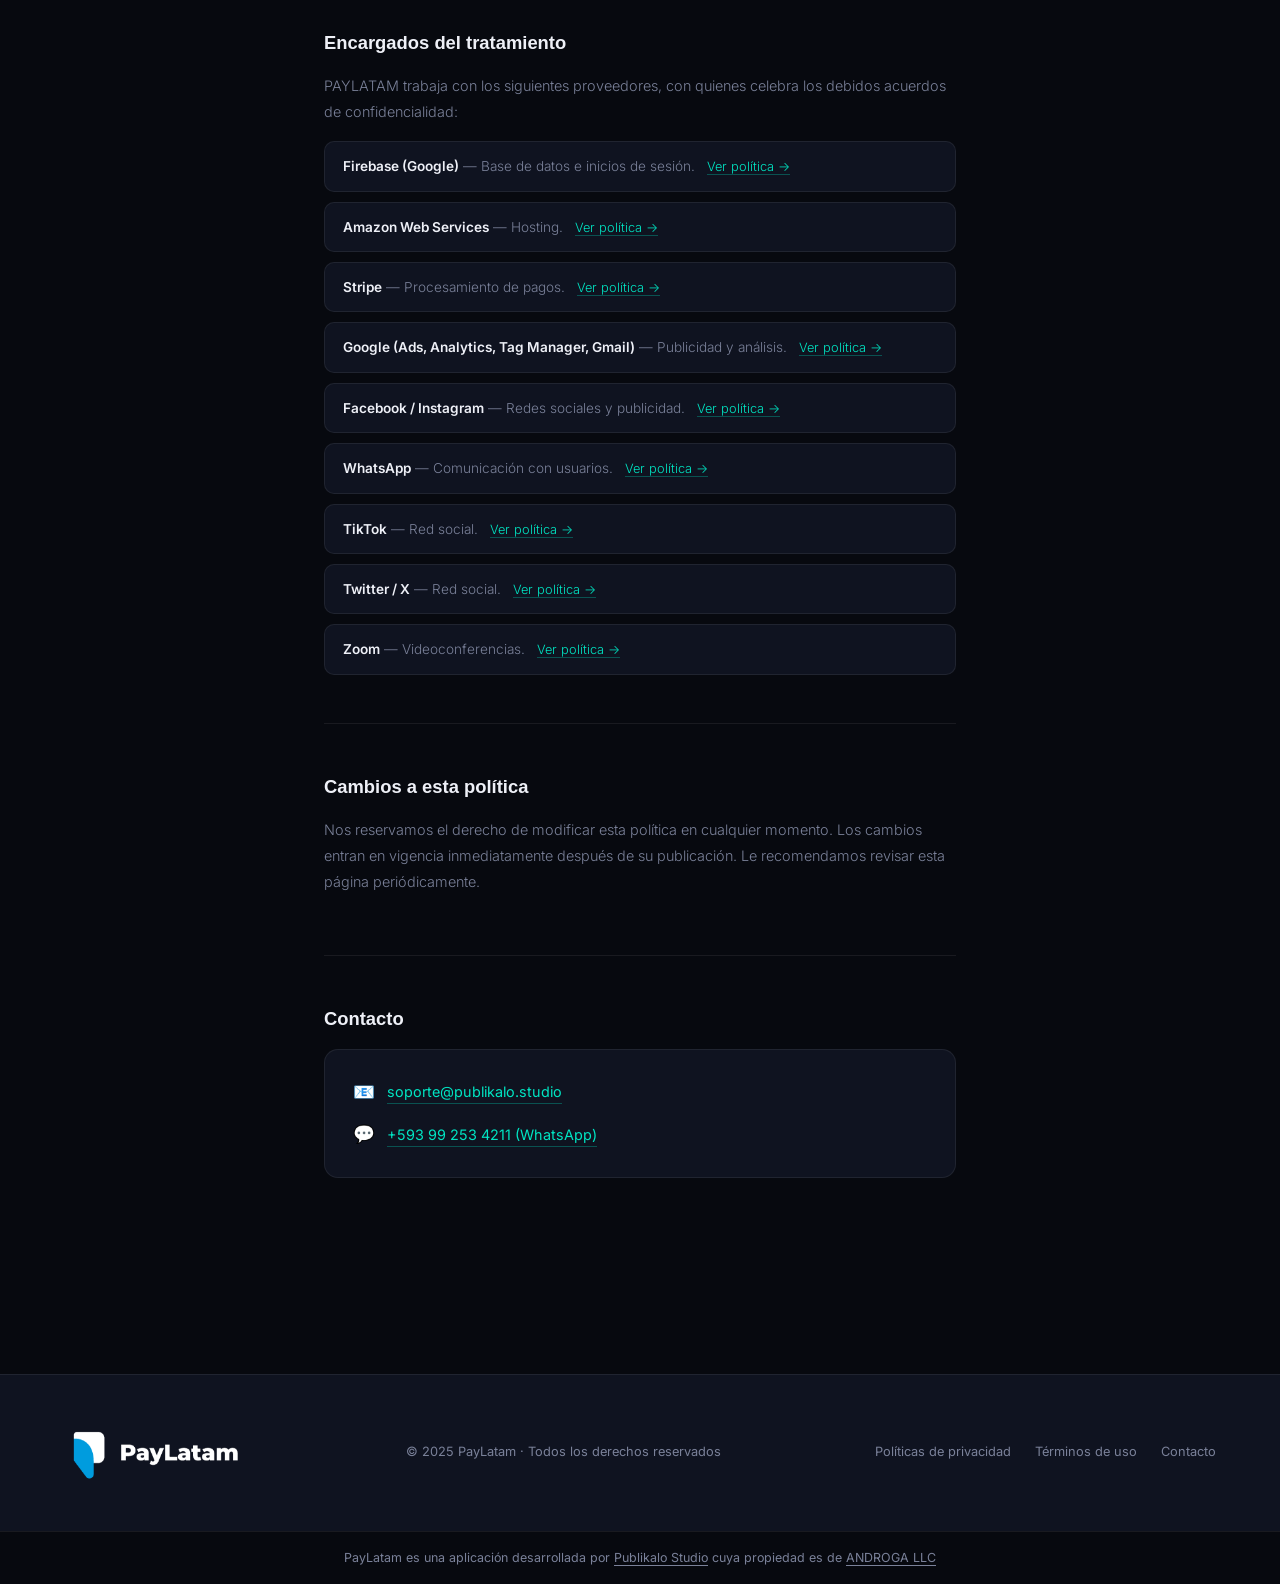
<file: privacy-policy.html>
<!DOCTYPE html>
<html lang="es">
<head>
  <meta charset="UTF-8" />
  <meta name="viewport" content="width=device-width, initial-scale=1.0" />
  <title>Políticas de privacidad — PayLatam</title>
  <link rel="icon" type="image/png" href="/img/favicono.jpg">
  <link rel="preconnect" href="https://fonts.googleapis.com">
  <link href="https://fonts.googleapis.com/css2?family=Plus+Jakarta+Sans:wght@300;400;500;600;700&family=Inter:wght@300;400;500;600&display=swap" rel="stylesheet">
  <link rel="stylesheet" href="css/styles.css">
  <style>
    .page-wrap {
      max-width: 760px;
      margin: 0 auto;
      padding: 140px 5vw 100px;
    }
    .page-wrap h1 {
      font-family: 'Syne', sans-serif;
      font-size: clamp(1.8rem, 3vw, 2.6rem);
      font-weight: 800;
      margin-bottom: 8px;
      letter-spacing: -0.02em;
    }
    .page-wrap .updated {
      color: var(--muted);
      font-size: 0.85rem;
      margin-bottom: 56px;
      padding-bottom: 32px;
      border-bottom: 1px solid var(--border);
    }
    .policy-section {
      margin-bottom: 48px;
      padding-bottom: 48px;
      border-bottom: 1px solid var(--border);
    }
    .policy-section:last-child { border-bottom: none; }
    .policy-section h2 {
      font-family: 'Syne', sans-serif;
      font-size: 1.15rem;
      font-weight: 700;
      margin-bottom: 16px;
      color: var(--text);
    }
    .policy-section h3 {
      font-family: 'Syne', sans-serif;
      font-size: 0.95rem;
      font-weight: 700;
      margin: 20px 0 8px;
      color: var(--accent2);
    }
    .policy-section p {
      color: var(--muted);
      font-size: 0.9rem;
      line-height: 1.8;
      margin-bottom: 12px;
      font-weight: 300;
    }
    .policy-section ul {
      list-style: none;
      padding: 0;
      margin: 12px 0;
      display: flex;
      flex-direction: column;
      gap: 8px;
    }
    .policy-section ul li {
      color: var(--muted);
      font-size: 0.9rem;
      font-weight: 300;
      padding-left: 20px;
      position: relative;
      line-height: 1.6;
    }
    .policy-section ul li::before {
      content: '—';
      position: absolute;
      left: 0;
      color: var(--accent);
      font-size: 0.8rem;
    }
    .policy-section a {
      color: var(--accent2);
      text-decoration: none;
      border-bottom: 1px solid rgba(0,229,195,0.3);
      transition: border-color .2s;
    }
    .policy-section a:hover { border-color: var(--accent2); }
    .strong-label { color: var(--text); font-weight: 600; }
    .third-parties {
      display: flex;
      flex-direction: column;
      gap: 10px;
      margin-top: 16px;
    }
    .tp-item {
      background: var(--surface);
      border: 1px solid var(--border);
      border-radius: 10px;
      padding: 14px 18px;
      font-size: 0.85rem;
      color: var(--muted);
      font-weight: 300;
      line-height: 1.5;
    }
    .tp-item strong { color: var(--text); font-weight: 600; }
    .tp-item a { font-size: 0.8rem; margin-left: 8px; }
    .contact-box {
      background: var(--surface);
      border: 1px solid var(--border);
      border-radius: var(--radius);
      padding: 28px;
      display: flex;
      flex-direction: column;
      gap: 14px;
      margin-top: 16px;
    }
    .contact-row {
      display: flex;
      align-items: center;
      gap: 12px;
      font-size: 0.9rem;
      color: var(--muted);
    }
    .contact-row .icon { font-size: 1.1rem; flex-shrink: 0; }
    .contact-row a {
      color: var(--accent2);
      text-decoration: none;
      border-bottom: 1px solid rgba(0,229,195,0.3);
    }
    .contact-row a:hover { border-color: var(--accent2); }
  </style>
</head>
<body>

<nav>
  <a href="index.html" class="logo">
        <img src="img/paylatam.png" alt="PayLtam Logo" style="height: 60px; width: auto; vertical-align: middle;">
  </a>
  <ul class="nav-links">
    <li><a href="index.html#como-funciona">Cómo funciona</a></li>
    <li><a href="index.html#faq">FAQ</a></li>
    <li><a href="index.html#testimonios">Opiniones</a></li>
  </ul>
  <a href="index.html#descargar" class="btn btn-primary">Obtener App</a>
</nav>

<div class="page-wrap">
  <span class="section-tag">Legal</span>
  <h1>Políticas de privacidad</h1>
  <p class="updated">Última actualización: 29 de julio de 2024</p>

  <div class="policy-section">
    <p>Desde PAYLATAM tratamos los datos personales con respeto y sensibilidad. Esta política, junto con el aviso legal, política de cookies, de ventas, términos y condiciones y cualquier otra política referenciada, identifica cómo se recopilan y procesan los datos personales en este sitio web.</p>
    <p>La aplicación no está dirigida a niños. Se entenderá por niño lo que la ley de la jurisdicción correspondiente defina — en Estados Unidos es alguien menor de 13 años. PAYLATAM cumple con la Ley COPPA de 1998. Para reportar el caso de un menor escriba a <a href="mailto:soporte@publikalo.studio">soporte@publikalo.studio</a>.</p>
  </div>

  <div class="policy-section">
    <h2>Datos del responsable</h2>
    <p><span class="strong-label">Denominación social:</span> ANDROGA LLC (en adelante, PAYLATAM)</p>
    <p><span class="strong-label">Dirección:</span> 1704 Llano St Ste B-1399, NM, 87505, Estados Unidos de América</p>
    <p><span class="strong-label">Contacto:</span> <a href="mailto:soporte@publikalo.studio">soporte@publikalo.studio</a></p>
  </div>

  <div class="policy-section">
    <h2>Información recopilada</h2>
    <h3>Información de identificación personal</h3>
    <p>Para utilizar ciertas características de la aplicación podemos solicitar:</p>
    <ul>
      <li>Nombre completo</li>
      <li>Número de teléfono</li>
      <li>Correo electrónico</li>
      <li>Identificación (según requisitos legales y regulatorios)</li>
      <li>País de residencia</li>
    </ul>
    <h3>Información financiera</h3>
    <p>Si utiliza nuestros servicios bancarios, se solicitará información adicional gestionada por <span class="strong-label">Stripe</span>. PAYLATAM no almacena ni tiene acceso directo a su información financiera — todo el proceso se realiza a través de los servidores seguros de Stripe.</p>
    <h3>Información de registro</h3>
    <p>Recopilamos datos de uso como dirección IP, tipo de navegador, proveedor de Internet, páginas de referencia/salida, sistema operativo y datos de flujo de clics.</p>
  </div>

  <div class="policy-section">
    <h2>Uso de la información</h2>
    <ul>
      <li>Verificar y autenticar su identidad</li>
      <li>Proporcionar los servicios y características de la aplicación</li>
      <li>Gestionar y procesar transacciones</li>
      <li>Personalizar su experiencia</li>
      <li>Comunicar actualizaciones y cambios</li>
      <li>Mejorar nuestros productos y servicios</li>
    </ul>
  </div>

  <div class="policy-section">
    <h2>Compartir con terceros</h2>
    <p>No compartimos información personal con terceros, salvo en estos casos:</p>
    <ul>
      <li><span class="strong-label">Proveedores de servicios:</span> procesamiento de pagos, análisis de datos y alojamiento.</li>
      <li><span class="strong-label">Requisitos legales:</span> cuando la ley así lo exija.</li>
    </ul>
  </div>

  <div class="policy-section">
    <h2>Protección de la información</h2>
    <p>Tomamos medidas razonables para proteger la información recopilada. Sin embargo, ninguna medida de seguridad en Internet es completamente infalible y no podemos garantizar seguridad absoluta.</p>
  </div>

  <div class="policy-section">
    <h2>Sus derechos</h2>
    <p>Puede ejercer los siguientes derechos escribiendo a <a href="mailto:soporte@publikalo.studio">soporte@publikalo.studio</a>:</p>
    <ul>
      <li><span class="strong-label">Acceso:</span> conocer qué datos se han recopilado.</li>
      <li><span class="strong-label">Rectificación:</span> corregir datos inexactos.</li>
      <li><span class="strong-label">Oposición:</span> solicitar el cese del tratamiento.</li>
      <li><span class="strong-label">Supresión:</span> solicitar la eliminación de sus datos.</li>
      <li><span class="strong-label">Limitación:</span> restringir la forma en que se tratan sus datos.</li>
      <li><span class="strong-label">Portabilidad:</span> obtener copia de sus datos en formato estructurado.</li>
      <li><span class="strong-label">No automatización:</span> no ser objeto de decisiones automatizadas que le afecten significativamente.</li>
      <li><span class="strong-label">Información:</span> conocer cómo son tratados sus datos.</li>
    </ul>
  </div>

  <div class="policy-section" id="eliminar-cuenta">
    <h2>Eliminación de cuenta</h2>
    <p>Para solicitar la eliminación de su cuenta y datos asociados, contáctenos indicando el correo electrónico de su cuenta. Se eliminarán: información personal, historial de transacciones no requerido por ley y datos almacenados.</p>
    <div class="contact-box">
      <div class="contact-row"><span class="icon">📧</span><a href="mailto:soporte@publikalo.studio">soporte@publikalo.studio</a></div>
      <div class="contact-row"><span class="icon">💬</span><a href="https://wa.me/593992534211" target="_blank">+593 99 253 4211 (WhatsApp)</a></div>
      <div class="contact-row"><span class="icon">📱</span>Desde la app, en la sección de tu perfil</div>
    </div>
  </div>

  <div class="policy-section">
    <h2>Encargados del tratamiento</h2>
    <p>PAYLATAM trabaja con los siguientes proveedores, con quienes celebra los debidos acuerdos de confidencialidad:</p>
    <div class="third-parties">
      <div class="tp-item"><strong>Firebase (Google)</strong> — Base de datos e inicios de sesión. <a href="https://firebase.google.com/support/privacy" target="_blank">Ver política →</a></div>
      <div class="tp-item"><strong>Amazon Web Services</strong> — Hosting. <a href="https://aws.amazon.com/es/privacy/" target="_blank">Ver política →</a></div>
      <div class="tp-item"><strong>Stripe</strong> — Procesamiento de pagos. <a href="https://stripe.com/us/privacy" target="_blank">Ver política →</a></div>
      <div class="tp-item"><strong>Google (Ads, Analytics, Tag Manager, Gmail)</strong> — Publicidad y análisis. <a href="https://policies.google.com/privacy" target="_blank">Ver política →</a></div>
      <div class="tp-item"><strong>Facebook / Instagram</strong> — Redes sociales y publicidad. <a href="https://www.facebook.com/business/gdpr" target="_blank">Ver política →</a></div>
      <div class="tp-item"><strong>WhatsApp</strong> — Comunicación con usuarios. <a href="https://www.whatsapp.com/legal?eea=1#privacy-policy" target="_blank">Ver política →</a></div>
      <div class="tp-item"><strong>TikTok</strong> — Red social. <a href="https://www.tiktok.com/legal/privacy-policy?lang=es" target="_blank">Ver política →</a></div>
      <div class="tp-item"><strong>Twitter / X</strong> — Red social. <a href="https://twitter.com/es/privacy" target="_blank">Ver política →</a></div>
      <div class="tp-item"><strong>Zoom</strong> — Videoconferencias. <a href="https://zoom.us/privacy" target="_blank">Ver política →</a></div>
    </div>
  </div>

  <div class="policy-section">
    <h2>Cambios a esta política</h2>
    <p>Nos reservamos el derecho de modificar esta política en cualquier momento. Los cambios entran en vigencia inmediatamente después de su publicación. Le recomendamos revisar esta página periódicamente.</p>
  </div>

  <div class="policy-section">
    <h2>Contacto</h2>
    <div class="contact-box">
      <div class="contact-row"><span class="icon">📧</span><a href="mailto:soporte@publikalo.studio">soporte@publikalo.studio</a></div>
      <div class="contact-row"><span class="icon">💬</span><a href="https://wa.me/593992534211" target="_blank">+593 99 253 4211 (WhatsApp)</a></div>
    </div>
  </div>

</div>

<footer>
  <div class="logo">
        <img src="img/paylatam.png" alt="PayLtam Logo" style="height: 60px; width: auto; vertical-align: middle;">
  </div>
  <p class="footer-copy">© 2025 PayLatam · Todos los derechos reservados</p>
  <div class="footer-links">
    <a href="privacy-policy">Políticas de privacidad</a>
    <a href="#">Términos de uso</a>
    <a href="#">Contacto</a>
  </div>
</footer>
<div class="footer-sub">
  <p>PayLatam es una aplicación desarrollada por <a href="https://publikalo.studio" target="_blank">Publikalo Studio</a> cuya propiedad es de <a href="https://androga.com" target="_blank">ANDROGA LLC</a></p>
</div>

</body>
</html>
</file>
<file: css/styles.css>
/* ── RESET & VARIABLES ── */
*, *::before, *::after { box-sizing: border-box; margin: 0; padding: 0; }

:root {
  --bg: #07090f;
  --surface: #0f1320;
  --surface2: #161b2e;
  --border: rgba(255,255,255,0.07);
  --accent: #2f6fff;
  --accent2: #00e5c3;
  --text: #eef0f7;
  --muted: #7a8199;
  --radius: 14px;
}

html { scroll-behavior: smooth; }

body {
  background: var(--bg);
  color: var(--text);
  font-family: 'Inter', sans-serif;
  font-size: 16px;
  line-height: 1.6;
  overflow-x: hidden;
}

/* ── NAV ── */
nav {
  position: fixed;
  top: 0; left: 0; right: 0;
  z-index: 100;
  padding: 0 5vw;
  height: 68px;
  display: flex;
  align-items: center;
  justify-content: space-between;
  background: rgba(7,9,15,0.75);
  backdrop-filter: blur(18px);
  border-bottom: 1px solid var(--border);
}

.logo {
  display: flex;
  align-items: center;
  gap: 10px;
  font-family: 'Plus Jakarta Sans', sans-serif;
  font-weight: 700;
  font-size: 1.2rem;
  text-decoration: none;
  color: var(--text);
}

.logo-icon {
  width: 34px; height: 34px;
  background: linear-gradient(135deg, var(--accent), var(--accent2));
  border-radius: 9px;
  display: flex; align-items: center; justify-content: center;
  font-size: 1rem;
}

.nav-links {
  display: flex;
  align-items: center;
  gap: 32px;
  list-style: none;
}

.nav-links a {
  color: var(--muted);
  text-decoration: none;
  font-size: 0.9rem;
  font-weight: 500;
  transition: color .2s;
}
.nav-links a:hover { color: var(--text); }

/* ── BUTTONS ── */
.btn {
  display: inline-flex;
  align-items: center;
  gap: 8px;
  padding: 10px 22px;
  border-radius: 50px;
  font-family: 'Inter', sans-serif;
  font-weight: 500;
  font-size: 0.9rem;
  text-decoration: none;
  cursor: pointer;
  transition: all .2s;
  border: none;
}
.btn-primary {
  background: var(--accent);
  color: #fff;
}
.btn-primary:hover {
  background: #1a5aff;
  transform: translateY(-1px);
  box-shadow: 0 8px 24px rgba(47,111,255,0.35);
}
.btn-outline {
  background: transparent;
  color: var(--text);
  border: 1px solid var(--border);
}
.btn-outline:hover {
  border-color: rgba(255,255,255,0.25);
  background: var(--surface);
}
.btn-lg { padding: 14px 30px; font-size: 1rem; }
.btn-green {
  background: var(--accent2);
  color: #07090f;
  font-weight: 600;
}
.btn-green:hover {
  background: #00cfb0;
  box-shadow: 0 8px 24px rgba(0,229,195,0.3);
}

/* ── HERO ── */
.hero {
  min-height: 75vh;
  padding: 120px 5vw 80px;
  display: grid;
  grid-template-columns: 1fr 1fr;
  align-items: center;
  gap: 60px;
  position: relative;
  overflow: hidden;
}

.hero::before {
  content: '';
  position: absolute;
  width: 600px; height: 600px;
  background: radial-gradient(circle, rgba(47,111,255,0.18) 0%, transparent 70%);
  top: -100px; left: -100px;
  pointer-events: none;
}
.hero::after {
  content: '';
  position: absolute;
  width: 400px; height: 400px;
  background: radial-gradient(circle, rgba(0,229,195,0.1) 0%, transparent 70%);
  bottom: 50px; right: 5vw;
  pointer-events: none;
}

.hero-badge {
  display: inline-flex;
  align-items: center;
  gap: 8px;
  background: rgba(47,111,255,0.12);
  border: 1px solid rgba(47,111,255,0.25);
  color: #7aadff;
  padding: 6px 14px;
  border-radius: 50px;
  font-size: 0.8rem;
  font-weight: 500;
  margin-bottom: 28px;
  letter-spacing: 0.02em;
}
.hero-badge span { color: var(--accent2); }

.hero-title {
  font-family: 'Plus Jakarta Sans', sans-serif;
  font-size: clamp(2.4rem, 4.5vw, 4rem);
  font-weight: 700;
  line-height: 1.1;
  letter-spacing: -0.02em;
  margin-bottom: 24px;
}

.hero-title .highlight {
  background: linear-gradient(90deg, var(--accent), var(--accent2));
  -webkit-background-clip: text;
  -webkit-text-fill-color: transparent;
  background-clip: text;
}

.hero-sub {
  color: var(--muted);
  font-size: 1.05rem;
  max-width: 480px;
  margin-bottom: 40px;
  font-weight: 300;
}

.hero-actions {
  display: flex;
  gap: 14px;
  flex-wrap: wrap;
}

.hero-trust {
  margin-top: 48px;
  display: flex;
  align-items: center;
  gap: 16px;
}

.avatars { display: flex; }
.avatars div {
  width: 36px; height: 36px;
  border-radius: 50%;
  border: 2px solid var(--bg);
  background: linear-gradient(135deg, #2f6fff, #00e5c3);
  margin-left: -10px;
  font-size: 0.7rem;
  display: flex; align-items: center; justify-content: center;
  font-weight: 700;
}
.avatars div:first-child { margin-left: 0; }

.trust-text { color: var(--muted); font-size: 0.85rem; }
.trust-text strong { color: var(--text); }

/* PHONE MOCKUP */
.hero-visual {
  display: flex;
  justify-content: center;
  align-items: center;
  position: relative;
}

.phone-wrap { position: relative; width: 260px; }

.phone {
  background: var(--surface);
  border-radius: 36px;
  padding: 16px;
  border: 1px solid var(--border);
  box-shadow: 0 40px 80px rgba(0,0,0,0.5), 0 0 0 1px rgba(255,255,255,0.05);
  position: relative;
  z-index: 2;
}

.phone-screen {
  background: linear-gradient(160deg, #0f1320, #07090f);
  border-radius: 26px;
  padding: 20px;
  min-height: 480px;
  display: flex;
  flex-direction: column;
  gap: 16px;
}

.phone-header {
  display: flex;
  justify-content: space-between;
  align-items: center;
}
.phone-header .brand { font-family: 'Plus Jakarta Sans', sans-serif; font-weight: 700; font-size: 0.85rem; }
.phone-status { font-size: 0.7rem; color: var(--muted); }

.balance-card {
  background: linear-gradient(135deg, var(--accent), #0040d4);
  border-radius: 18px;
  padding: 20px;
}
.balance-label { font-size: 0.75rem; opacity: 0.8; margin-bottom: 6px; }
.balance-amount { font-family: 'Plus Jakarta Sans', sans-serif; font-size: 1.8rem; font-weight: 700; }
.balance-sub { font-size: 0.7rem; opacity: 0.75; margin-top: 4px; }

.action-row { display: flex; gap: 10px; }
.action-btn {
  flex: 1;
  background: var(--surface2);
  border-radius: 12px;
  padding: 12px 8px;
  text-align: center;
  font-size: 0.7rem;
  color: var(--muted);
  border: 1px solid var(--border);
}
.action-btn .icon { font-size: 1.1rem; display: block; margin-bottom: 4px; }

.tx-list { display: flex; flex-direction: column; gap: 8px; }
.tx-item {
  display: flex;
  align-items: center;
  justify-content: space-between;
  background: var(--surface2);
  border-radius: 12px;
  padding: 10px 12px;
  border: 1px solid var(--border);
}
.tx-left { display: flex; align-items: center; gap: 10px; }
.tx-icon {
  width: 32px; height: 32px;
  border-radius: 8px;
  display: flex; align-items: center; justify-content: center;
  font-size: 0.9rem;
}
.tx-name { font-size: 0.75rem; font-weight: 500; }
.tx-date { font-size: 0.65rem; color: var(--muted); }
.tx-amount { font-size: 0.8rem; font-weight: 600; }
.tx-amount.pos { color: var(--accent2); }
.tx-amount.neg { color: #ff6b6b; }

.phone-float {
  position: absolute;
  right: -60px;
  top: 40px;
  background: var(--surface);
  border: 1px solid var(--border);
  border-radius: 16px;
  padding: 12px 16px;
  font-size: 0.75rem;
  width: 160px;
  box-shadow: 0 20px 40px rgba(0,0,0,0.4);
  z-index: 3;
}
.phone-float .pf-label { color: var(--muted); font-size: 0.65rem; margin-bottom: 4px; }
.phone-float .pf-val { font-weight: 700; color: var(--accent2); font-family: 'Plus Jakarta Sans', sans-serif; }

/* ── SECTION COMMONS ── */
section { padding: 100px 5vw; }

.section-tag {
  display: inline-block;
  font-size: 0.75rem;
  font-weight: 600;
  letter-spacing: 0.12em;
  text-transform: uppercase;
  color: var(--accent2);
  margin-bottom: 16px;
}
.section-title {
  font-family: 'Plus Jakarta Sans', sans-serif;
  font-size: clamp(1.8rem, 3vw, 2.8rem);
  font-weight: 700;
  line-height: 1.15;
  letter-spacing: -0.02em;
  margin-bottom: 16px;
}
.section-sub {
  color: var(--muted);
  max-width: 520px;
  font-weight: 300;
}

/* ── PLATFORMS ── */
.platforms {
  background: var(--surface);
  border-top: 1px solid var(--border);
  border-bottom: 1px solid var(--border);
  padding: 48px 5vw;
}
.platforms-label {
  text-align: center;
  color: var(--muted);
  font-size: 0.8rem;
  letter-spacing: 0.1em;
  text-transform: uppercase;
  margin-bottom: 32px;
}
.platforms-grid {
  display: flex;
  justify-content: center;
  gap: 48px;
  flex-wrap: wrap;
  align-items: center;
}
.platform-item {
  display: flex;
  align-items: center;
  gap: 10px;
  color: var(--muted);
  font-weight: 500;
  font-size: 1rem;
  transition: color .2s;
}
.platform-item:hover { color: var(--text); }
.platform-icon {
  width: 40px; height: 40px;
  border-radius: 10px;
  display: flex; align-items: center; justify-content: center;
  font-size: 1.3rem;
}

/* ── HOW IT WORKS ── */
.how { background: var(--bg); }
.how-header { text-align: center; margin-bottom: 64px; }
.how-header .section-sub { margin: 0 auto; }

.steps {
  display: grid;
  grid-template-columns: repeat(4, 1fr);
  gap: 24px;
}

.step {
  background: var(--surface);
  border: 1px solid var(--border);
  border-radius: var(--radius);
  padding: 32px 24px;
  position: relative;
  transition: border-color .25s, transform .25s;
}
.step:hover {
  border-color: rgba(47,111,255,0.3);
  transform: translateY(-4px);
}
.step:not(:last-child)::after {
  content: '→';
  position: absolute;
  right: -18px;
  top: 40px;
  color: var(--muted);
  font-size: 1.1rem;
  z-index: 1;
}

.step-num {
  width: 48px; height: 48px;
  background: linear-gradient(135deg, var(--accent), #0040d4);
  border-radius: 12px;
  display: flex; align-items: center; justify-content: center;
  font-family: 'Plus Jakarta Sans', sans-serif;
  font-weight: 700;
  font-size: 1.1rem;
  margin-bottom: 20px;
}

.step h3 {
  font-family: 'Plus Jakarta Sans', sans-serif;
  font-weight: 700;
  font-size: 1rem;
  margin-bottom: 10px;
}
.step p { color: var(--muted); font-size: 0.875rem; font-weight: 300; }

/* ── FEATURES ── */
.features {
  background: var(--surface);
  border-top: 1px solid var(--border);
  border-bottom: 1px solid var(--border);
}

.features-inner {
  display: grid;
  grid-template-columns: 1fr 1fr;
  gap: 80px;
  align-items: center;
}

.feat-list { display: flex; flex-direction: column; gap: 24px; margin-top: 40px; }

.feat-item {
  display: flex;
  gap: 18px;
  align-items: flex-start;
  padding: 20px;
  border-radius: var(--radius);
  border: 1px solid transparent;
  transition: border-color .2s, background .2s;
  cursor: default;
}
.feat-item:hover {
  border-color: var(--border);
  background: var(--surface2);
}

.feat-icon {
  width: 44px; height: 44px;
  border-radius: 12px;
  display: flex; align-items: center; justify-content: center;
  font-size: 1.3rem;
  flex-shrink: 0;
}

.feat-item h4 {
  font-family: 'Plus Jakarta Sans', sans-serif;
  font-weight: 700;
  font-size: 0.95rem;
  margin-bottom: 6px;
}
.feat-item p { color: var(--muted); font-size: 0.85rem; font-weight: 300; }

/* STATS */
.stats-panel {
  background: var(--bg);
  border: 1px solid var(--border);
  border-radius: 20px;
  padding: 36px;
}
.stats-grid {
  display: grid;
  grid-template-columns: 1fr 1fr;
  gap: 24px;
  margin-bottom: 28px;
}
.stat-card {
  background: var(--surface);
  border: 1px solid var(--border);
  border-radius: var(--radius);
  padding: 20px;
}
.stat-val {
  font-family: 'Plus Jakarta Sans', sans-serif;
  font-weight: 700;
  font-size: 1.8rem;
  background: linear-gradient(90deg, var(--accent), var(--accent2));
  -webkit-background-clip: text;
  -webkit-text-fill-color: transparent;
  background-clip: text;
}
.stat-label { color: var(--muted); font-size: 0.8rem; margin-top: 4px; }

.countries-list { display: flex; flex-wrap: wrap; gap: 8px; }
.country-tag {
  background: var(--surface2);
  border: 1px solid var(--border);
  border-radius: 50px;
  padding: 5px 12px;
  font-size: 0.78rem;
  color: var(--muted);
}

/* ── FAQ ── */
.faq { background: var(--bg); }
.faq-inner {
  display: grid;
  grid-template-columns: 1fr 2fr;
  gap: 80px;
  align-items: start;
}

.faq-list { display: flex; flex-direction: column; gap: 2px; }

.faq-item { border-bottom: 1px solid var(--border); }

.faq-q {
  width: 100%;
  background: none;
  border: none;
  color: var(--text);
  font-family: 'Inter', sans-serif;
  font-size: 0.95rem;
  font-weight: 500;
  text-align: left;
  padding: 20px 0;
  cursor: pointer;
  display: flex;
  justify-content: space-between;
  align-items: center;
  gap: 16px;
  transition: color .2s;
}
.faq-q:hover { color: var(--accent2); }
.faq-q .arrow {
  flex-shrink: 0;
  font-size: 0.8rem;
  transition: transform .3s;
  color: var(--muted);
}
.faq-item.open .faq-q { color: var(--accent2); }
.faq-item.open .arrow { transform: rotate(180deg); color: var(--accent2); }

.faq-a {
  max-height: 0;
  overflow: hidden;
  transition: max-height .35s ease;
}
.faq-a-inner {
  padding-bottom: 20px;
  color: var(--muted);
  font-size: 0.875rem;
  font-weight: 300;
  line-height: 1.7;
}
.faq-item.open .faq-a { max-height: 200px; }

/* ── TESTIMONIALS ── */
.testimonials {
  background: var(--surface);
  border-top: 1px solid var(--border);
}
.test-header { text-align: center; margin-bottom: 56px; }
.test-grid {
  display: grid;
  grid-template-columns: repeat(3, 1fr);
  gap: 20px;
}
.test-card {
  background: var(--bg);
  border: 1px solid var(--border);
  border-radius: var(--radius);
  padding: 28px;
  transition: border-color .25s, transform .25s;
}
.test-card:hover {
  border-color: rgba(47,111,255,0.25);
  transform: translateY(-3px);
}
.stars { color: #fbbf24; font-size: 0.9rem; letter-spacing: 2px; margin-bottom: 16px; }
.test-text {
  color: var(--muted);
  font-size: 0.875rem;
  font-weight: 300;
  line-height: 1.75;
  margin-bottom: 24px;
}
.test-author { display: flex; align-items: center; gap: 12px; }
.author-avatar {
  width: 40px; height: 40px;
  border-radius: 50%;
  display: flex; align-items: center; justify-content: center;
  font-weight: 700;
  font-size: 0.9rem;
}
.author-name { font-weight: 600; font-size: 0.875rem; }
.author-loc { font-size: 0.75rem; color: var(--muted); }

/* ── CTA ── */
.cta {
  background: var(--bg);
  text-align: center;
  padding: 120px 5vw;
  position: relative;
  overflow: hidden;
}
.cta::before {
  content: '';
  position: absolute;
  width: 700px; height: 700px;
  background: radial-gradient(circle, rgba(47,111,255,0.12) 0%, transparent 70%);
  top: 50%; left: 50%;
  transform: translate(-50%, -50%);
  pointer-events: none;
}
.cta-inner { position: relative; z-index: 1; max-width: 600px; margin: 0 auto; }
.cta .section-title { font-size: clamp(2rem, 3.5vw, 3.2rem); }
.cta .section-sub { margin: 0 auto 40px; }
.cta-btns { display: flex; gap: 14px; justify-content: center; flex-wrap: wrap; }

/* ── FOOTER ── */
footer {
  background: var(--surface);
  border-top: 1px solid var(--border);
  padding: 48px 5vw;
  display: flex;
  justify-content: space-between;
  align-items: center;
  flex-wrap: wrap;
  gap: 24px;
}
.footer-copy { color: var(--muted); font-size: 0.8rem; }
.footer-links { display: flex; gap: 24px; }
.footer-links a {
  color: var(--muted);
  text-decoration: none;
  font-size: 0.8rem;
  transition: color .2s;
}
.footer-links a:hover { color: var(--text); }

/* ── ANIMATIONS ── */
@keyframes fadeUp {
  from { opacity: 0; transform: translateY(24px); }
  to   { opacity: 1; transform: translateY(0); }
}
.hero-content > * {
  animation: fadeUp .6s ease both;
}
.hero-content > *:nth-child(1) { animation-delay: .1s; }
.hero-content > *:nth-child(2) { animation-delay: .2s; }
.hero-content > *:nth-child(3) { animation-delay: .3s; }
.hero-content > *:nth-child(4) { animation-delay: .4s; }
.hero-content > *:nth-child(5) { animation-delay: .5s; }

/* ── RESPONSIVE ── */
@media (max-width: 900px) {
  .hero { grid-template-columns: 1fr; padding-top: 100px; }
  .hero-visual { display: none; }
  .steps { grid-template-columns: 1fr 1fr; }
  .step::after { display: none; }
  .features-inner { grid-template-columns: 1fr; }
  .faq-inner { grid-template-columns: 1fr; }
  .test-grid { grid-template-columns: 1fr 1fr; }
}
@media (max-width: 600px) {
  .steps { grid-template-columns: 1fr; }
  .test-grid { grid-template-columns: 1fr; }
  .stats-grid { grid-template-columns: 1fr; }
  nav .nav-links { display: none; }
}

/* ── FOOTER SUB ── */
.footer-sub {
  background: var(--bg);
  border-top: 1px solid var(--border);
  padding: 16px 5vw;
  text-align: center;
}
.footer-sub p {
  color: var(--muted);
  font-size: 0.78rem;
}
.footer-sub a {
  color: var(--muted);
  text-decoration: underline;
  text-underline-offset: 3px;
  transition: color .2s;
}
.footer-sub a:hover { color: var(--text); }
</file>
